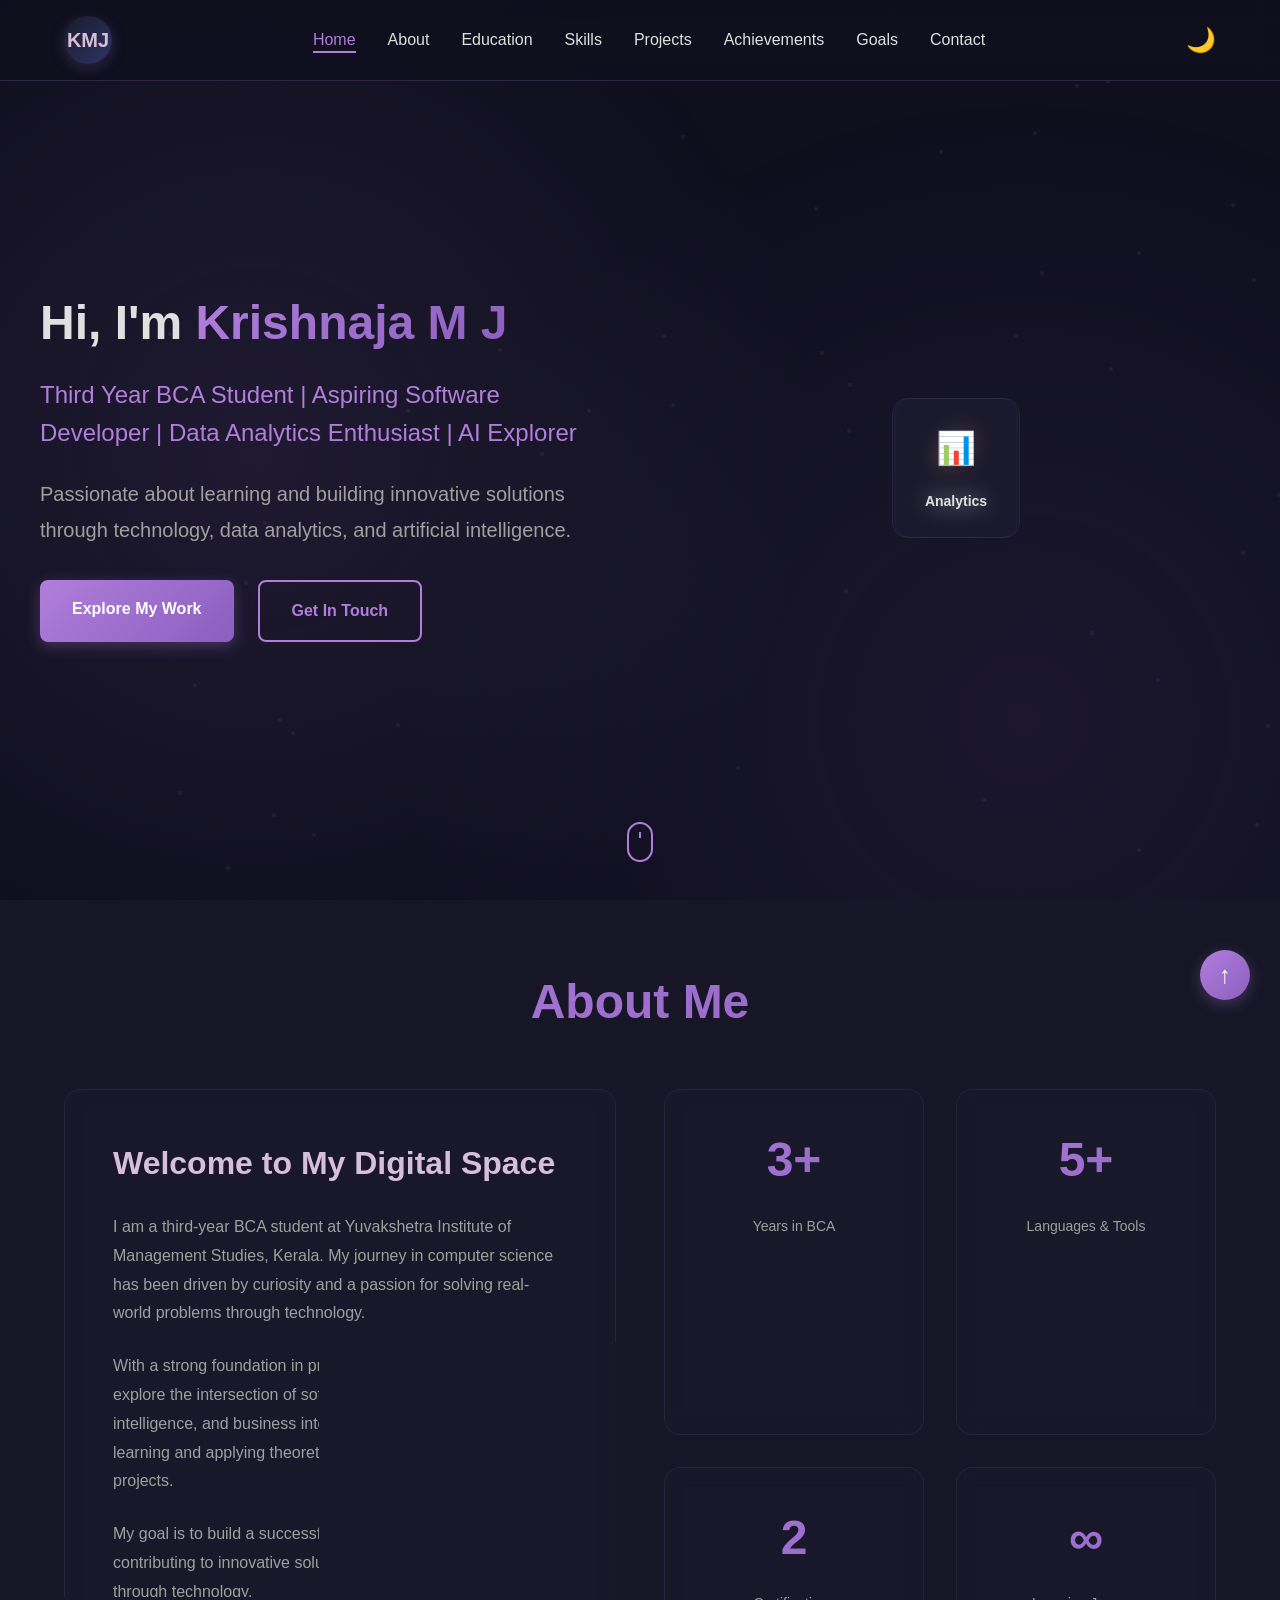
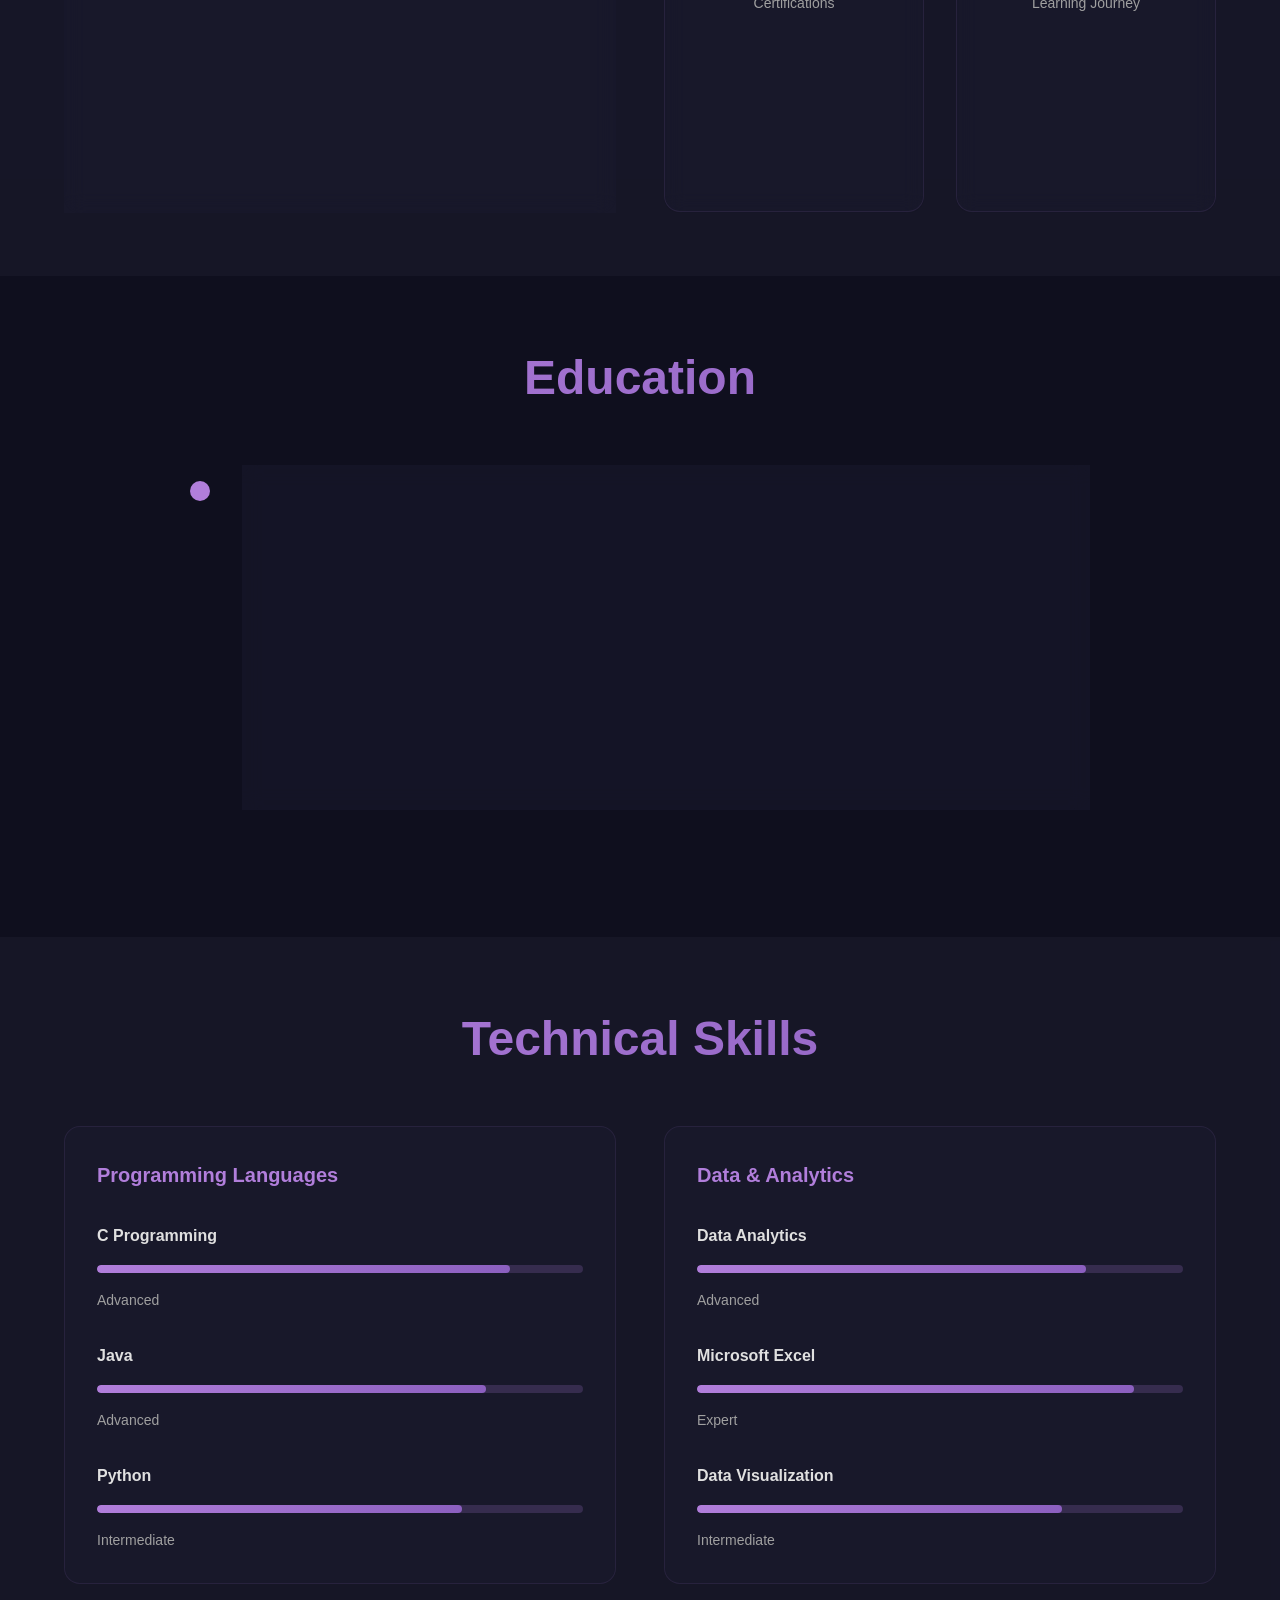
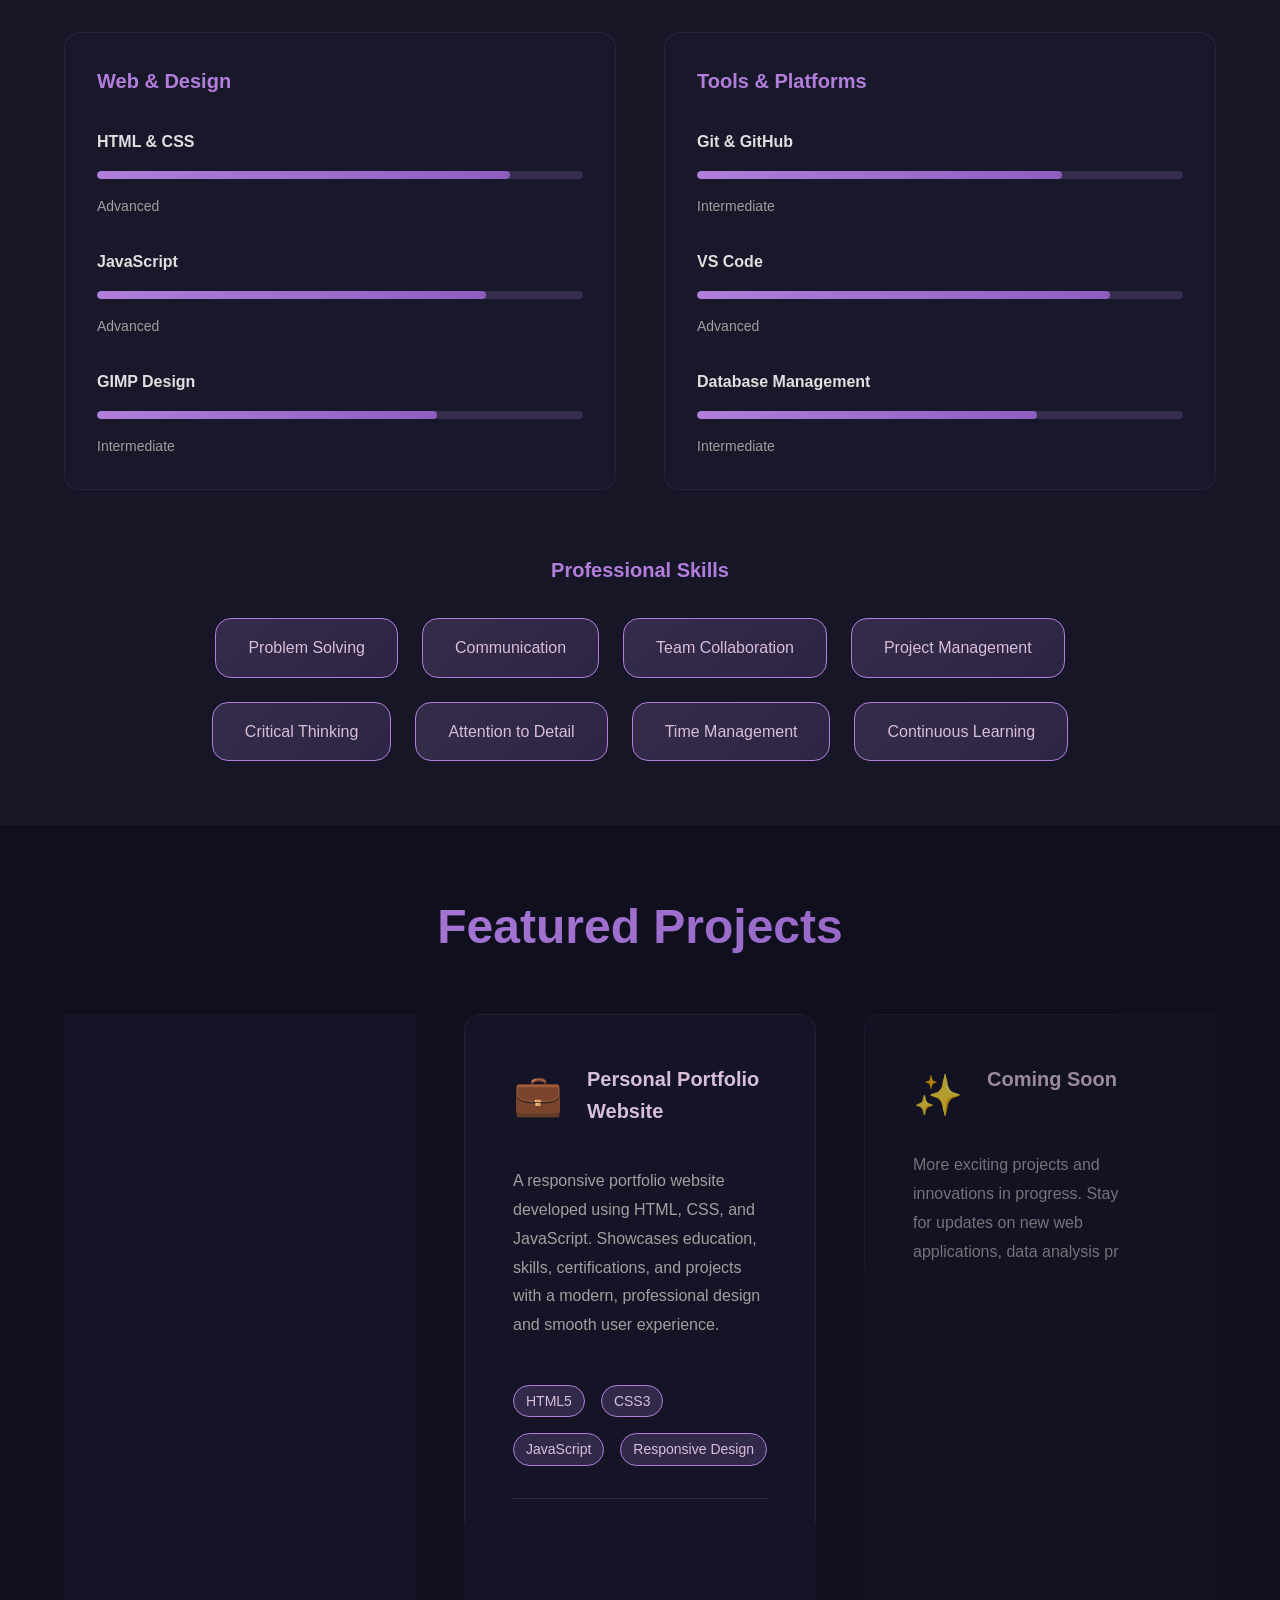
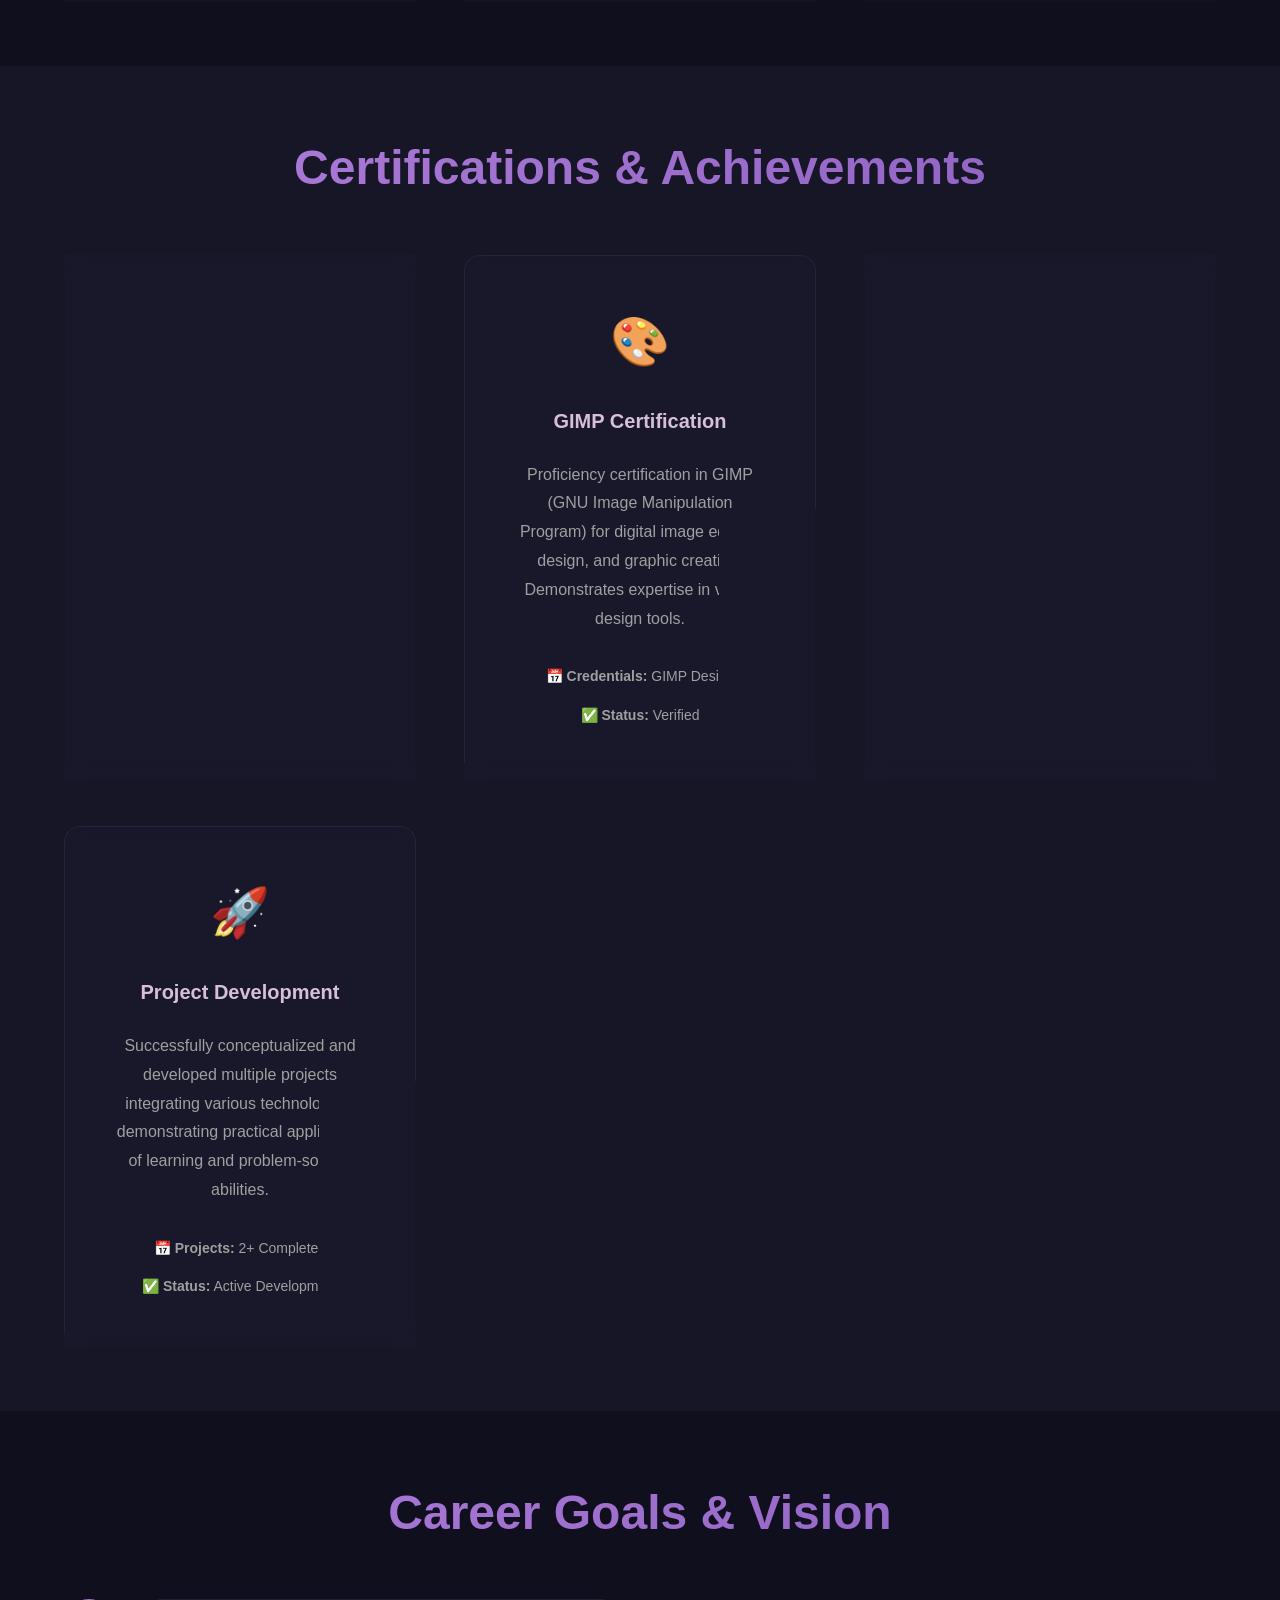
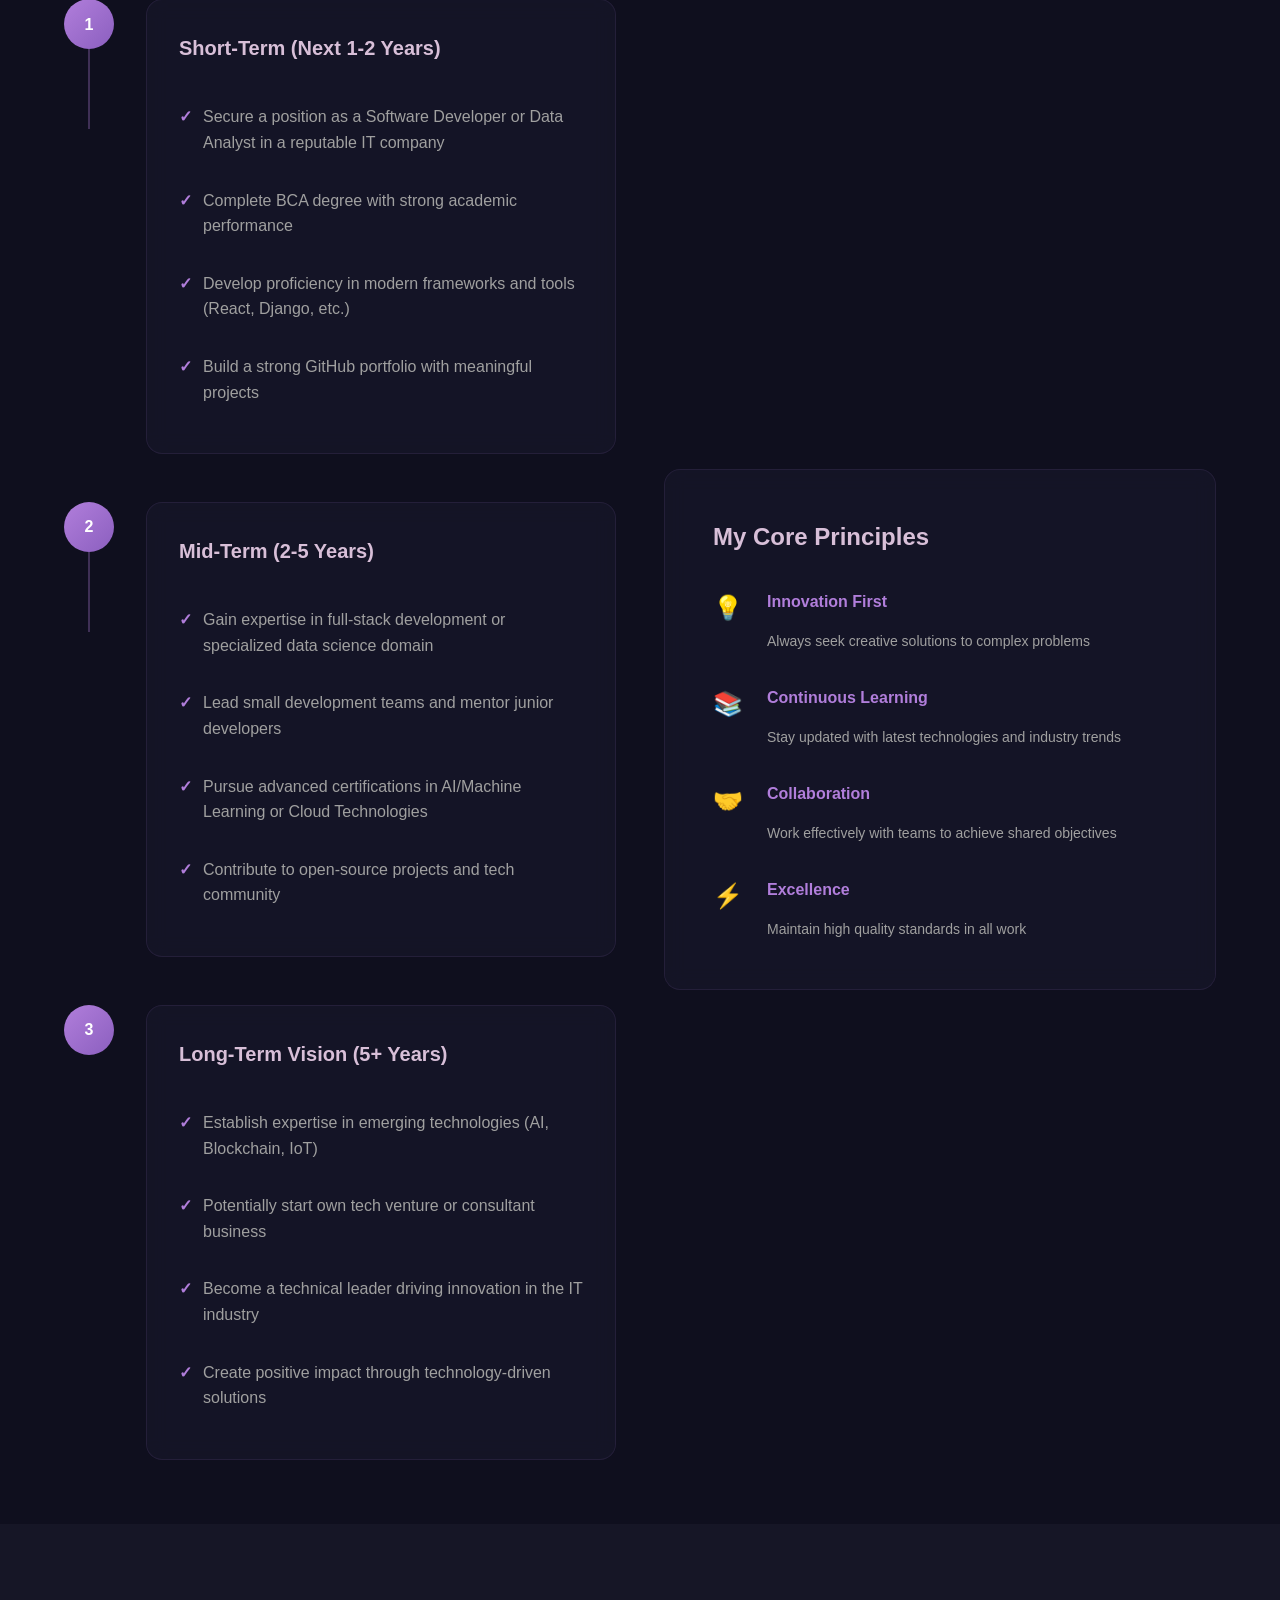
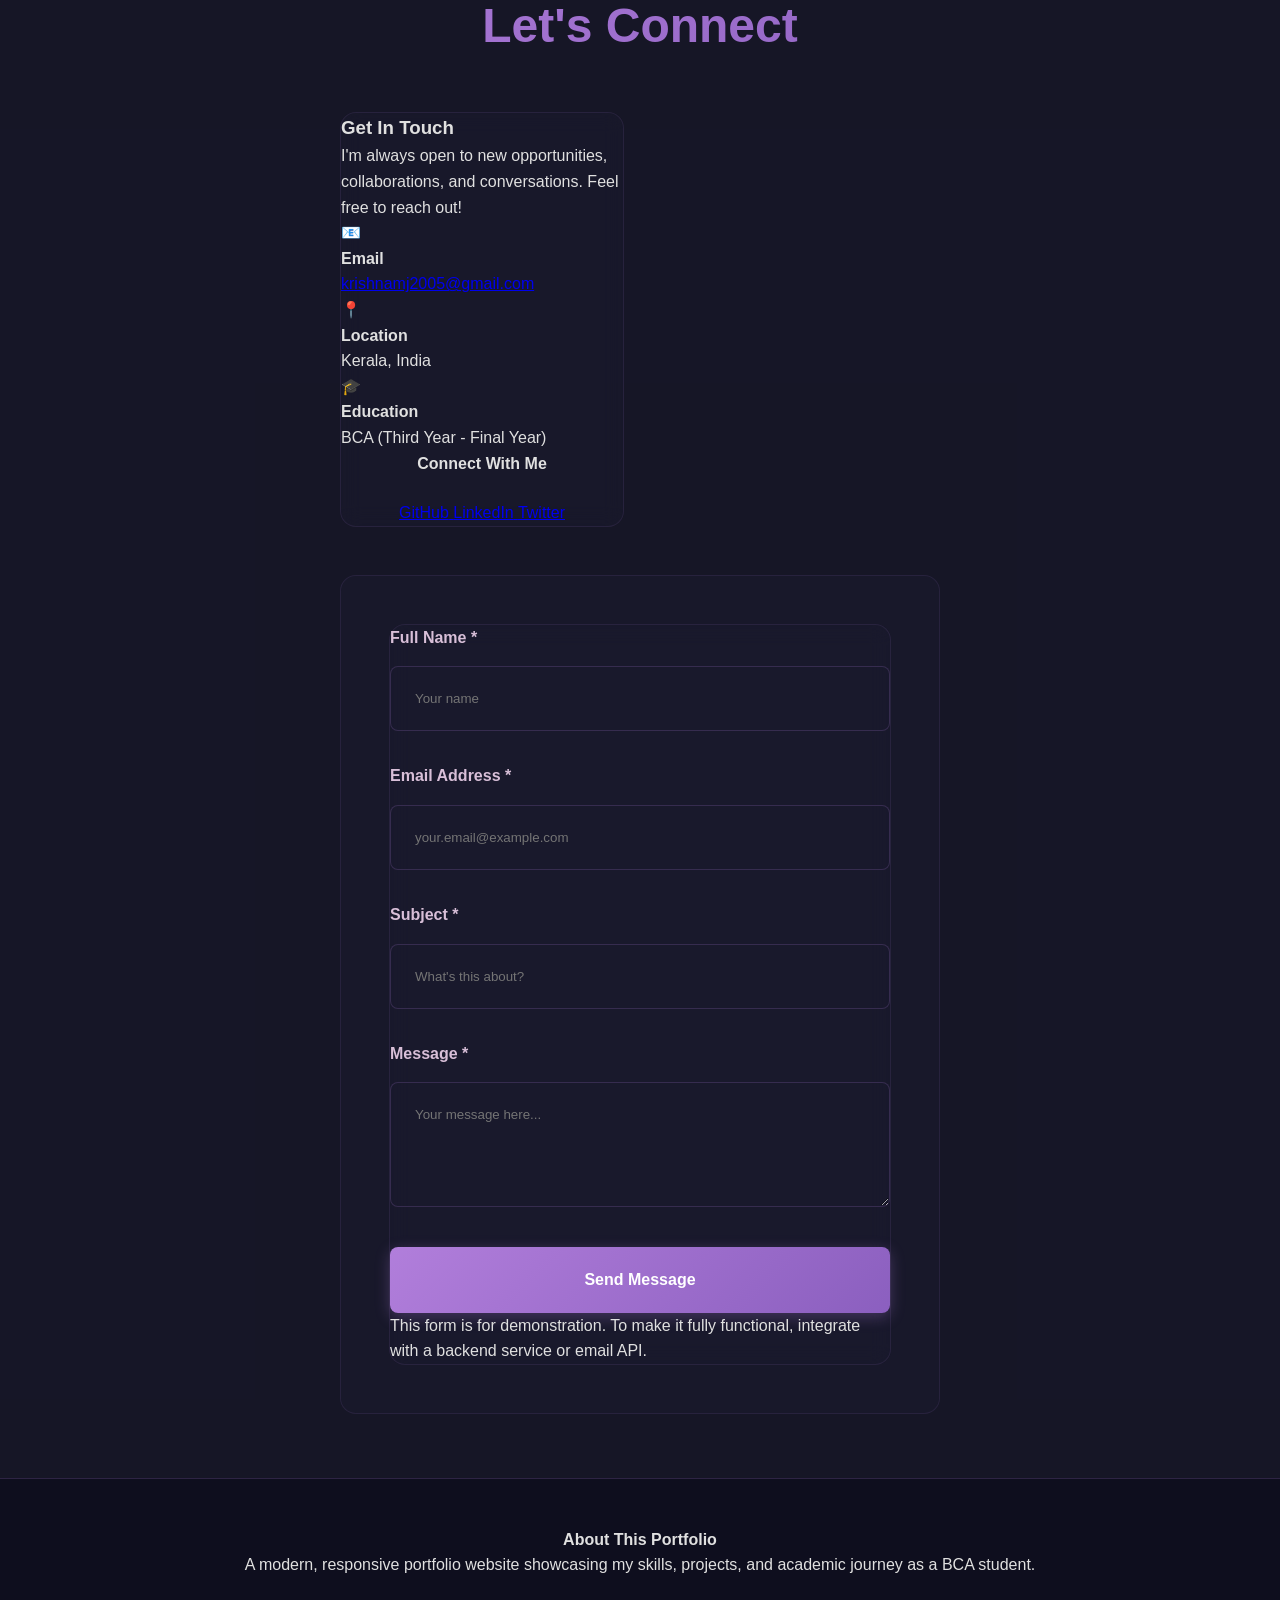
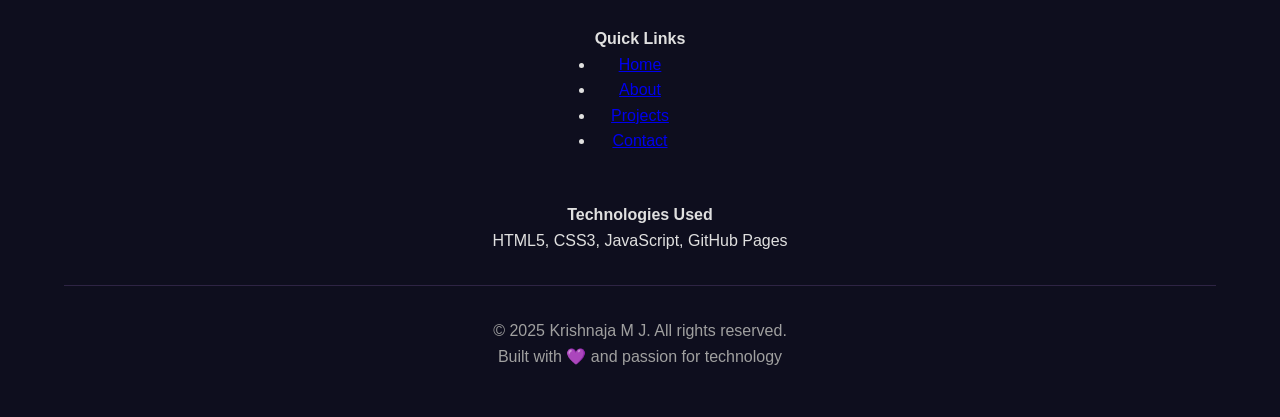
<file: index.html>
<!DOCTYPE html>
<html lang="en">
<head>
    <meta charset="UTF-8">
    <meta name="viewport" content="width=device-width, initial-scale=1.0">
    <meta name="description" content="Krishnaja M J - BCA Student Portfolio | Software Development, Data Analytics, AI">
    <meta name="keywords" content="Portfolio, BCA, Computer Applications, Software Development, Data Analytics">
    <meta name="author" content="Krishnaja M J">
    <title>Krishnaja M J - Portfolio | BCA Student</title>
    <link rel="stylesheet" href="style.css">
    <link rel="icon" type="image/svg+xml" href="data:image/svg+xml,<svg xmlns='http://www.w3.org/2000/svg' viewBox='0 0 100 100'><rect fill='%234C3A6B' width='100' height='100' rx='50'/><text x='50' y='65' font-size='45' font-weight='bold' fill='%23D8BFD8' text-anchor='middle'>KMJ</text></svg>">
</head>
<body>
    <!-- Animated Background Particles -->
    <div class="particles-container" id="particlesContainer"></div>

    <!-- Navigation Bar -->
    <nav class="navbar" id="navbar">
        <div class="nav-container">
            <div class="logo">
                <div class="logo-circle">
                    <span class="logo-text">KMJ</span>
                </div>
            </div>
            <ul class="nav-menu" id="navMenu">
                <li class="nav-item"><a href="#home" class="nav-link active">Home</a></li>
                <li class="nav-item"><a href="#about" class="nav-link">About</a></li>
                <li class="nav-item"><a href="#education" class="nav-link">Education</a></li>
                <li class="nav-item"><a href="#skills" class="nav-link">Skills</a></li>
                <li class="nav-item"><a href="#projects" class="nav-link">Projects</a></li>
                <li class="nav-item"><a href="#achievements" class="nav-link">Achievements</a></li>
                <li class="nav-item"><a href="#goals" class="nav-link">Goals</a></li>
                <li class="nav-item"><a href="#contact" class="nav-link">Contact</a></li>
            </ul>
            <div class="nav-toggle">
                <button class="hamburger" id="hamburger">
                    <span></span>
                    <span></span>
                    <span></span>
                </button>
                <button class="theme-toggle" id="themeToggle" title="Toggle dark/light mode">
                    <span class="theme-icon">🌙</span>
                </button>
            </div>
        </div>
    </nav>

    <!-- Hero Section -->
    <section id="home" class="hero">
        <div class="hero-content">
            <div class="hero-text">
                <h1 class="hero-title" data-aos="fade-up">
                    Hi, I'm <span class="gradient-text">Krishnaja M J</span>
                </h1>
                <p class="hero-subtitle" data-aos="fade-up" data-aos-delay="200">
                    Third Year BCA Student | Aspiring Software Developer | Data Analytics Enthusiast | AI Explorer
                </p>
                <p class="hero-description" data-aos="fade-up" data-aos-delay="400">
                    Passionate about learning and building innovative solutions through technology, data analytics, and artificial intelligence.
                </p>
                <div class="hero-buttons" data-aos="fade-up" data-aos-delay="600">
                    <a href="#projects" class="btn btn-primary">Explore My Work</a>
                    <a href="#contact" class="btn btn-secondary">Get In Touch</a>
                </div>
            </div>
            <div class="hero-graphic" data-aos="fade-left" data-aos-delay="300">
                <div class="floating-card">
                    <div class="floating-icon">💼</div>
                    <p>Portfolio</p>
                </div>
                <div class="floating-card floating-card-2">
                    <div class="floating-icon">🚀</div>
                    <p>Projects</p>
                </div>
                <div class="floating-card floating-card-3">
                    <div class="floating-icon">📊</div>
                    <p>Analytics</p>
                </div>
            </div>
        </div>
        <div class="scroll-indicator">
            <span class="mouse"></span>
        </div>
    </section>

    <!-- About Section -->
    <section id="about" class="about">
        <div class="container">
            <h2 class="section-title" data-aos="fade-up">About Me</h2>
            <div class="about-content">
                <div class="about-text" data-aos="fade-right">
                    <div class="about-card glassmorphism">
                        <h3>Welcome to My Digital Space</h3>
                        <p>
                            I am a third-year BCA student at Yuvakshetra Institute of Management Studies, Kerala. 
                            My journey in computer science has been driven by curiosity and a passion for solving real-world problems through technology.
                        </p>
                        <p>
                            With a strong foundation in programming and data analytics, I explore the intersection of software development, 
                            artificial intelligence, and business intelligence. I believe in continuous learning and applying theoretical knowledge 
                            to practical projects.
                        </p>
                        <p>
                            My goal is to build a successful career in the IT industry, contributing to innovative solutions and creating 
                            positive impact through technology.
                        </p>
                        <div class="about-info">
                            <div class="info-item">
                                <span class="info-label">Location:</span>
                                <span class="info-value">Kerala, India</span>
                            </div>
                            <div class="info-item">
                                <span class="info-label">Email:</span>
                                <span class="info-value"><a href="mailto:krishnamj2005@gmail.com">krishnamj2005@gmail.com</a></span>
                            </div>
                            <div class="info-item">
                                <span class="info-label">Current Status:</span>
                                <span class="info-value">Third Year BCA Student (Final Year)</span>
                            </div>
                        </div>
                    </div>
                </div>
                <div class="about-stats" data-aos="fade-left">
                    <div class="stat-card glassmorphism">
                        <div class="stat-number">3+</div>
                        <div class="stat-label">Years in BCA</div>
                    </div>
                    <div class="stat-card glassmorphism">
                        <div class="stat-number">5+</div>
                        <div class="stat-label">Languages & Tools</div>
                    </div>
                    <div class="stat-card glassmorphism">
                        <div class="stat-number">2</div>
                        <div class="stat-label">Certifications</div>
                    </div>
                    <div class="stat-card glassmorphism">
                        <div class="stat-number">∞</div>
                        <div class="stat-label">Learning Journey</div>
                    </div>
                </div>
            </div>
        </div>
    </section>

    <!-- Education Section -->
    <section id="education" class="education">
        <div class="container">
            <h2 class="section-title" data-aos="fade-up">Education</h2>
            <div class="education-timeline">
                <div class="timeline-item" data-aos="fade-up">
                    <div class="timeline-marker"></div>
                    <div class="timeline-content glassmorphism">
                        <div class="timeline-header">
                            <h3>Bachelor of Computer Applications (BCA)</h3>
                            <span class="timeline-period">2023 - 2026</span>
                        </div>
                        <p class="timeline-institution">Yuvakshetra Institute of Management Studies</p>
                        <p class="timeline-location">Kerala, India</p>
                        <ul class="timeline-details">
                            <li><strong>Current Year:</strong> Third Year (Final Year)</li>
                            <li><strong>Focus Areas:</strong> Software Development, Database Management, Web Development</li>
                            <li><strong>Key Coursework:</strong> Data Structures, Object-Oriented Programming, Database Systems, Web Technologies</li>
                        </ul>
                    </div>
                </div>
            </div>
        </div>
    </section>

    <!-- Skills Section -->
    <section id="skills" class="skills">
        <div class="container">
            <h2 class="section-title" data-aos="fade-up">Technical Skills</h2>
            <div class="skills-grid">
                <!-- Programming Languages -->
                <div class="skill-category" data-aos="fade-up">
                    <h3 class="category-title">Programming Languages</h3>
                    <div class="skill-items">
                        <div class="skill-item">
                            <span class="skill-name">C Programming</span>
                            <div class="skill-bar">
                                <div class="skill-progress" style="width: 85%"></div>
                            </div>
                            <span class="skill-level">Advanced</span>
                        </div>
                        <div class="skill-item">
                            <span class="skill-name">Java</span>
                            <div class="skill-bar">
                                <div class="skill-progress" style="width: 80%"></div>
                            </div>
                            <span class="skill-level">Advanced</span>
                        </div>
                        <div class="skill-item">
                            <span class="skill-name">Python</span>
                            <div class="skill-bar">
                                <div class="skill-progress" style="width: 75%"></div>
                            </div>
                            <span class="skill-level">Intermediate</span>
                        </div>
                    </div>
                </div>

                <!-- Data & Analytics -->
                <div class="skill-category" data-aos="fade-up" data-aos-delay="100">
                    <h3 class="category-title">Data & Analytics</h3>
                    <div class="skill-items">
                        <div class="skill-item">
                            <span class="skill-name">Data Analytics</span>
                            <div class="skill-bar">
                                <div class="skill-progress" style="width: 80%"></div>
                            </div>
                            <span class="skill-level">Advanced</span>
                        </div>
                        <div class="skill-item">
                            <span class="skill-name">Microsoft Excel</span>
                            <div class="skill-bar">
                                <div class="skill-progress" style="width: 90%"></div>
                            </div>
                            <span class="skill-level">Expert</span>
                        </div>
                        <div class="skill-item">
                            <span class="skill-name">Data Visualization</span>
                            <div class="skill-bar">
                                <div class="skill-progress" style="width: 75%"></div>
                            </div>
                            <span class="skill-level">Intermediate</span>
                        </div>
                    </div>
                </div>

                <!-- Web & Design -->
                <div class="skill-category" data-aos="fade-up" data-aos-delay="200">
                    <h3 class="category-title">Web & Design</h3>
                    <div class="skill-items">
                        <div class="skill-item">
                            <span class="skill-name">HTML & CSS</span>
                            <div class="skill-bar">
                                <div class="skill-progress" style="width: 85%"></div>
                            </div>
                            <span class="skill-level">Advanced</span>
                        </div>
                        <div class="skill-item">
                            <span class="skill-name">JavaScript</span>
                            <div class="skill-bar">
                                <div class="skill-progress" style="width: 80%"></div>
                            </div>
                            <span class="skill-level">Advanced</span>
                        </div>
                        <div class="skill-item">
                            <span class="skill-name">GIMP Design</span>
                            <div class="skill-bar">
                                <div class="skill-progress" style="width: 70%"></div>
                            </div>
                            <span class="skill-level">Intermediate</span>
                        </div>
                    </div>
                </div>

                <!-- Tools & Platforms -->
                <div class="skill-category" data-aos="fade-up" data-aos-delay="300">
                    <h3 class="category-title">Tools & Platforms</h3>
                    <div class="skill-items">
                        <div class="skill-item">
                            <span class="skill-name">Git & GitHub</span>
                            <div class="skill-bar">
                                <div class="skill-progress" style="width: 75%"></div>
                            </div>
                            <span class="skill-level">Intermediate</span>
                        </div>
                        <div class="skill-item">
                            <span class="skill-name">VS Code</span>
                            <div class="skill-bar">
                                <div class="skill-progress" style="width: 85%"></div>
                            </div>
                            <span class="skill-level">Advanced</span>
                        </div>
                        <div class="skill-item">
                            <span class="skill-name">Database Management</span>
                            <div class="skill-bar">
                                <div class="skill-progress" style="width: 70%"></div>
                            </div>
                            <span class="skill-level">Intermediate</span>
                        </div>
                    </div>
                </div>
            </div>

            <!-- Soft Skills -->
            <div class="soft-skills" data-aos="fade-up">
                <h3 class="category-title" style="text-align: center; margin-bottom: 2rem;">Professional Skills</h3>
                <div class="soft-skills-tags">
                    <span class="skill-tag">Problem Solving</span>
                    <span class="skill-tag">Communication</span>
                    <span class="skill-tag">Team Collaboration</span>
                    <span class="skill-tag">Project Management</span>
                    <span class="skill-tag">Critical Thinking</span>
                    <span class="skill-tag">Attention to Detail</span>
                    <span class="skill-tag">Time Management</span>
                    <span class="skill-tag">Continuous Learning</span>
                </div>
            </div>
        </div>
    </section>

    <!-- Projects Section -->
    <section id="projects" class="projects">
        <div class="container">
            <h2 class="section-title" data-aos="fade-up">Featured Projects</h2>
            <div class="projects-grid">
                <!-- Project 1 -->
                <div class="project-card glassmorphism" data-aos="fade-up">
                    <div class="project-header">
                        <div class="project-icon">🤖</div>
                        <h3>AI Tools Project</h3>
                    </div>
                    <p class="project-description">
                        An exploratory project utilizing various Artificial Intelligence tools for productivity, learning, and problem-solving. 
                        Demonstrates practical application of AI technologies in real-world scenarios.
                    </p>
                    <div class="project-tech">
                        <span class="tech-tag">AI</span>
                        <span class="tech-tag">Machine Learning</span>
                        <span class="tech-tag">Python</span>
                        <span class="tech-tag">Tools & APIs</span>
                    </div>
                    <div class="project-meta">
                        <span class="project-status">In Progress</span>
                    </div>
                </div>

                <!-- Project 2 -->
                <div class="project-card glassmorphism" data-aos="fade-up" data-aos-delay="100">
                    <div class="project-header">
                        <div class="project-icon">💼</div>
                        <h3>Personal Portfolio Website</h3>
                    </div>
                    <p class="project-description">
                        A responsive portfolio website developed using HTML, CSS, and JavaScript. Showcases education, skills, certifications, 
                        and projects with a modern, professional design and smooth user experience.
                    </p>
                    <div class="project-tech">
                        <span class="tech-tag">HTML5</span>
                        <span class="tech-tag">CSS3</span>
                        <span class="tech-tag">JavaScript</span>
                        <span class="tech-tag">Responsive Design</span>
                    </div>
                    <div class="project-meta">
                        <span class="project-status">Completed</span>
                    </div>
                </div>

                <!-- Project 3 - Placeholder for future projects -->
                <div class="project-card glassmorphism project-placeholder" data-aos="fade-up" data-aos-delay="200">
                    <div class="project-header">
                        <div class="project-icon">✨</div>
                        <h3>Coming Soon</h3>
                    </div>
                    <p class="project-description">
                        More exciting projects and innovations in progress. Stay tuned for updates on new web applications, 
                        data analysis projects, and AI-driven solutions.
                    </p>
                    <div class="project-tech">
                        <span class="tech-tag">Under Development</span>
                    </div>
                    <div class="project-meta">
                        <span class="project-status">Upcoming</span>
                    </div>
                </div>
            </div>
        </div>
    </section>

    <!-- Certifications & Achievements Section -->
    <section id="achievements" class="achievements">
        <div class="container">
            <h2 class="section-title" data-aos="fade-up">Certifications & Achievements</h2>
            <div class="achievements-grid">
                <div class="achievement-card glassmorphism" data-aos="fade-up">
                    <div class="achievement-icon">🏆</div>
                    <h3>Data Analytics Certification</h3>
                    <p class="achievement-desc">
                        Completed comprehensive training in data analytics, including data collection, 
                        analysis, visualization, and interpretation using industry-standard tools.
                    </p>
                    <div class="achievement-meta">
                        <span class="meta-item">📅 <strong>Credentials:</strong> Data Analytics</span>
                        <span class="meta-item">✅ <strong>Status:</strong> Verified</span>
                    </div>
                </div>

                <div class="achievement-card glassmorphism" data-aos="fade-up" data-aos-delay="100">
                    <div class="achievement-icon">🎨</div>
                    <h3>GIMP Certification</h3>
                    <p class="achievement-desc">
                        Proficiency certification in GIMP (GNU Image Manipulation Program) for digital image editing, 
                        design, and graphic creation. Demonstrates expertise in visual design tools.
                    </p>
                    <div class="achievement-meta">
                        <span class="meta-item">📅 <strong>Credentials:</strong> GIMP Design</span>
                        <span class="meta-item">✅ <strong>Status:</strong> Verified</span>
                    </div>
                </div>

                <div class="achievement-card glassmorphism" data-aos="fade-up" data-aos-delay="200">
                    <div class="achievement-icon">🎓</div>
                    <h3>Academic Excellence</h3>
                    <p class="achievement-desc">
                        Demonstrated consistent performance in academic coursework with focus on practical application 
                        of computer science concepts and emerging technologies.
                    </p>
                    <div class="achievement-meta">
                        <span class="meta-item">📅 <strong>Duration:</strong> 3 Years (BCA)</span>
                        <span class="meta-item">✅ <strong>Status:</strong> In Progress (Final Year)</span>
                    </div>
                </div>

                <div class="achievement-card glassmorphism" data-aos="fade-up" data-aos-delay="300">
                    <div class="achievement-icon">🚀</div>
                    <h3>Project Development</h3>
                    <p class="achievement-desc">
                        Successfully conceptualized and developed multiple projects integrating various technologies, 
                        demonstrating practical application of learning and problem-solving abilities.
                    </p>
                    <div class="achievement-meta">
                        <span class="meta-item">📅 <strong>Projects:</strong> 2+ Completed</span>
                        <span class="meta-item">✅ <strong>Status:</strong> Active Development</span>
                    </div>
                </div>
            </div>
        </div>
    </section>

    <!-- Career Goals Section -->
    <section id="goals" class="goals">
        <div class="container">
            <h2 class="section-title" data-aos="fade-up">Career Goals & Vision</h2>
            <div class="goals-content">
                <div class="goals-timeline">
                    <div class="goal-item" data-aos="fade-right">
                        <div class="goal-marker">
                            <span class="goal-number">1</span>
                        </div>
                        <div class="goal-content glassmorphism">
                            <h3>Short-Term (Next 1-2 Years)</h3>
                            <ul>
                                <li>Secure a position as a Software Developer or Data Analyst in a reputable IT company</li>
                                <li>Complete BCA degree with strong academic performance</li>
                                <li>Develop proficiency in modern frameworks and tools (React, Django, etc.)</li>
                                <li>Build a strong GitHub portfolio with meaningful projects</li>
                            </ul>
                        </div>
                    </div>

                    <div class="goal-item" data-aos="fade-right" data-aos-delay="100">
                        <div class="goal-marker">
                            <span class="goal-number">2</span>
                        </div>
                        <div class="goal-content glassmorphism">
                            <h3>Mid-Term (2-5 Years)</h3>
                            <ul>
                                <li>Gain expertise in full-stack development or specialized data science domain</li>
                                <li>Lead small development teams and mentor junior developers</li>
                                <li>Pursue advanced certifications in AI/Machine Learning or Cloud Technologies</li>
                                <li>Contribute to open-source projects and tech community</li>
                            </ul>
                        </div>
                    </div>

                    <div class="goal-item" data-aos="fade-right" data-aos-delay="200">
                        <div class="goal-marker">
                            <span class="goal-number">3</span>
                        </div>
                        <div class="goal-content glassmorphism">
                            <h3>Long-Term Vision (5+ Years)</h3>
                            <ul>
                                <li>Establish expertise in emerging technologies (AI, Blockchain, IoT)</li>
                                <li>Potentially start own tech venture or consultant business</li>
                                <li>Become a technical leader driving innovation in the IT industry</li>
                                <li>Create positive impact through technology-driven solutions</li>
                            </ul>
                        </div>
                    </div>
                </div>

                <div class="goals-summary" data-aos="fade-left">
                    <div class="summary-card glassmorphism">
                        <h3>My Core Principles</h3>
                        <div class="principles-list">
                            <div class="principle">
                                <span class="principle-icon">💡</span>
                                <div>
                                    <h4>Innovation First</h4>
                                    <p>Always seek creative solutions to complex problems</p>
                                </div>
                            </div>
                            <div class="principle">
                                <span class="principle-icon">📚</span>
                                <div>
                                    <h4>Continuous Learning</h4>
                                    <p>Stay updated with latest technologies and industry trends</p>
                                </div>
                            </div>
                            <div class="principle">
                                <span class="principle-icon">🤝</span>
                                <div>
                                    <h4>Collaboration</h4>
                                    <p>Work effectively with teams to achieve shared objectives</p>
                                </div>
                            </div>
                            <div class="principle">
                                <span class="principle-icon">⚡</span>
                                <div>
                                    <h4>Excellence</h4>
                                    <p>Maintain high quality standards in all work</p>
                                </div>
                            </div>
                        </div>
                    </div>
                </div>
            </div>
        </div>
    </section>

    <!-- Contact Section -->
    <section id="contact" class="contact">
        <div class="container">
            <h2 class="section-title" data-aos="fade-up">Let's Connect</h2>
            <div class="contact-content">
                <div class="contact-info" data-aos="fade-right">
                    <div class="contact-card glassmorphism">
                        <h3>Get In Touch</h3>
                        <p>I'm always open to new opportunities, collaborations, and conversations. Feel free to reach out!</p>
                        
                        <div class="contact-methods">
                            <div class="contact-method">
                                <div class="contact-icon">📧</div>
                                <div class="contact-details">
                                    <h4>Email</h4>
                                    <a href="mailto:krishnamj2005@gmail.com">krishnamj2005@gmail.com</a>
                                </div>
                            </div>
                            <div class="contact-method">
                                <div class="contact-icon">📍</div>
                                <div class="contact-details">
                                    <h4>Location</h4>
                                    <p>Kerala, India</p>
                                </div>
                            </div>
                            <div class="contact-method">
                                <div class="contact-icon">🎓</div>
                                <div class="contact-details">
                                    <h4>Education</h4>
                                    <p>BCA (Third Year - Final Year)</p>
                                </div>
                            </div>
                        </div>

                        <div class="social-links">
                            <h4>Connect With Me</h4>
                            <div class="social-icons">
                                <a href="https://github.com" title="GitHub" class="social-icon" target="_blank" rel="noopener noreferrer">
                                    <span>GitHub</span>
                                </a>
                                <a href="https://linkedin.com" title="LinkedIn" class="social-icon" target="_blank" rel="noopener noreferrer">
                                    <span>LinkedIn</span>
                                </a>
                                <a href="https://twitter.com" title="Twitter" class="social-icon" target="_blank" rel="noopener noreferrer">
                                    <span>Twitter</span>
                                </a>
                            </div>
                        </div>
                    </div>
                </div>

                <div class="contact-form" data-aos="fade-left">
                    <form id="contactForm" class="form glassmorphism">
                        <div class="form-group">
                            <label for="name">Full Name *</label>
                            <input type="text" id="name" name="name" required placeholder="Your name">
                        </div>

                        <div class="form-group">
                            <label for="email">Email Address *</label>
                            <input type="email" id="email" name="email" required placeholder="your.email@example.com">
                        </div>

                        <div class="form-group">
                            <label for="subject">Subject *</label>
                            <input type="text" id="subject" name="subject" required placeholder="What's this about?">
                        </div>

                        <div class="form-group">
                            <label for="message">Message *</label>
                            <textarea id="message" name="message" required placeholder="Your message here..." rows="5"></textarea>
                        </div>

                        <button type="submit" class="btn btn-primary btn-submit">Send Message</button>
                        <p class="form-note">This form is for demonstration. To make it fully functional, integrate with a backend service or email API.</p>
                    </form>
                </div>
            </div>
        </div>
    </section>

    <!-- Footer -->
    <footer class="footer">
        <div class="container">
            <div class="footer-content">
                <div class="footer-section">
                    <h4>About This Portfolio</h4>
                    <p>A modern, responsive portfolio website showcasing my skills, projects, and academic journey as a BCA student.</p>
                </div>
                <div class="footer-section">
                    <h4>Quick Links</h4>
                    <ul class="footer-links">
                        <li><a href="#home">Home</a></li>
                        <li><a href="#about">About</a></li>
                        <li><a href="#projects">Projects</a></li>
                        <li><a href="#contact">Contact</a></li>
                    </ul>
                </div>
                <div class="footer-section">
                    <h4>Technologies Used</h4>
                    <p>HTML5, CSS3, JavaScript, GitHub Pages</p>
                </div>
            </div>
            <div class="footer-bottom">
                <p>&copy; 2025 Krishnaja M J. All rights reserved.</p>
                <p>Built with 💜 and passion for technology</p>
            </div>
        </div>
    </footer>

    <!-- Back to Top Button -->
    <button class="back-to-top" id="backToTop" title="Back to top">
        <span>↑</span>
    </button>

    <!-- Scripts -->
    <script src="script.js"></script>
</body>
</html>
</file>
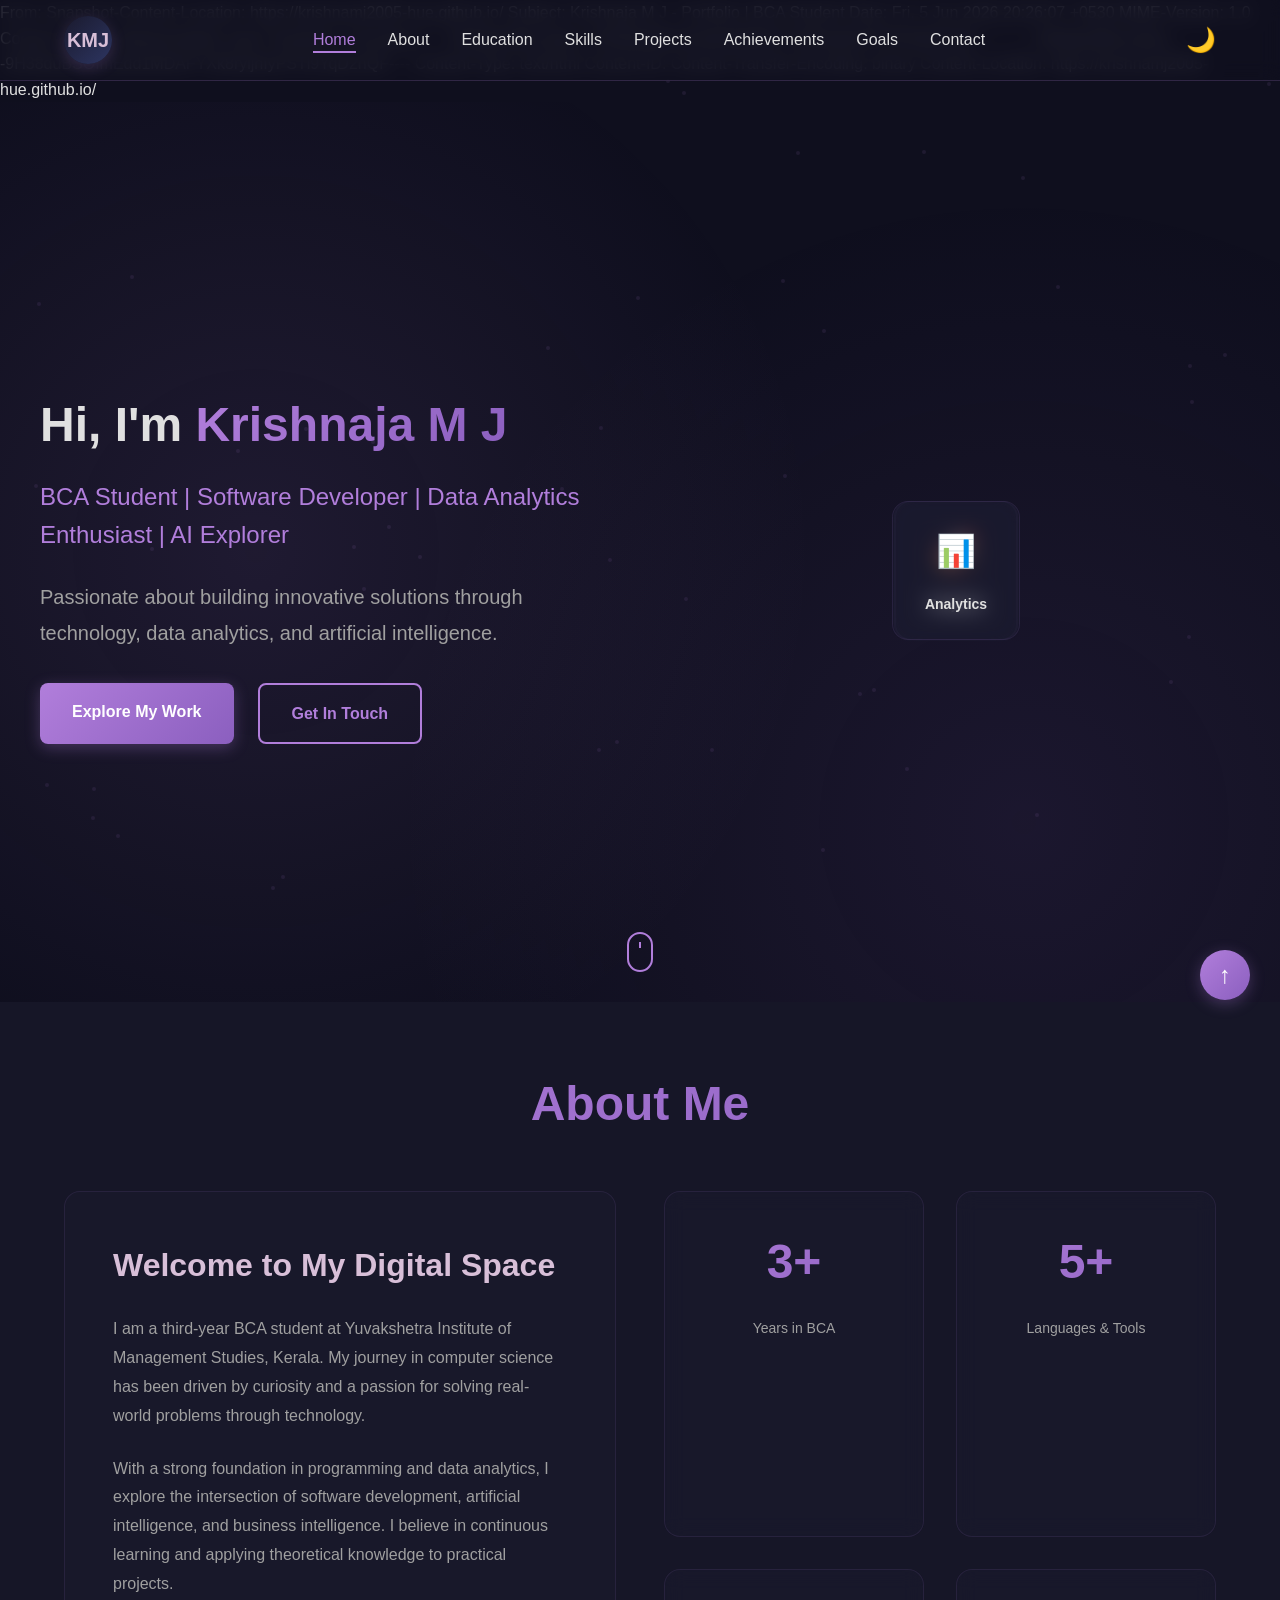
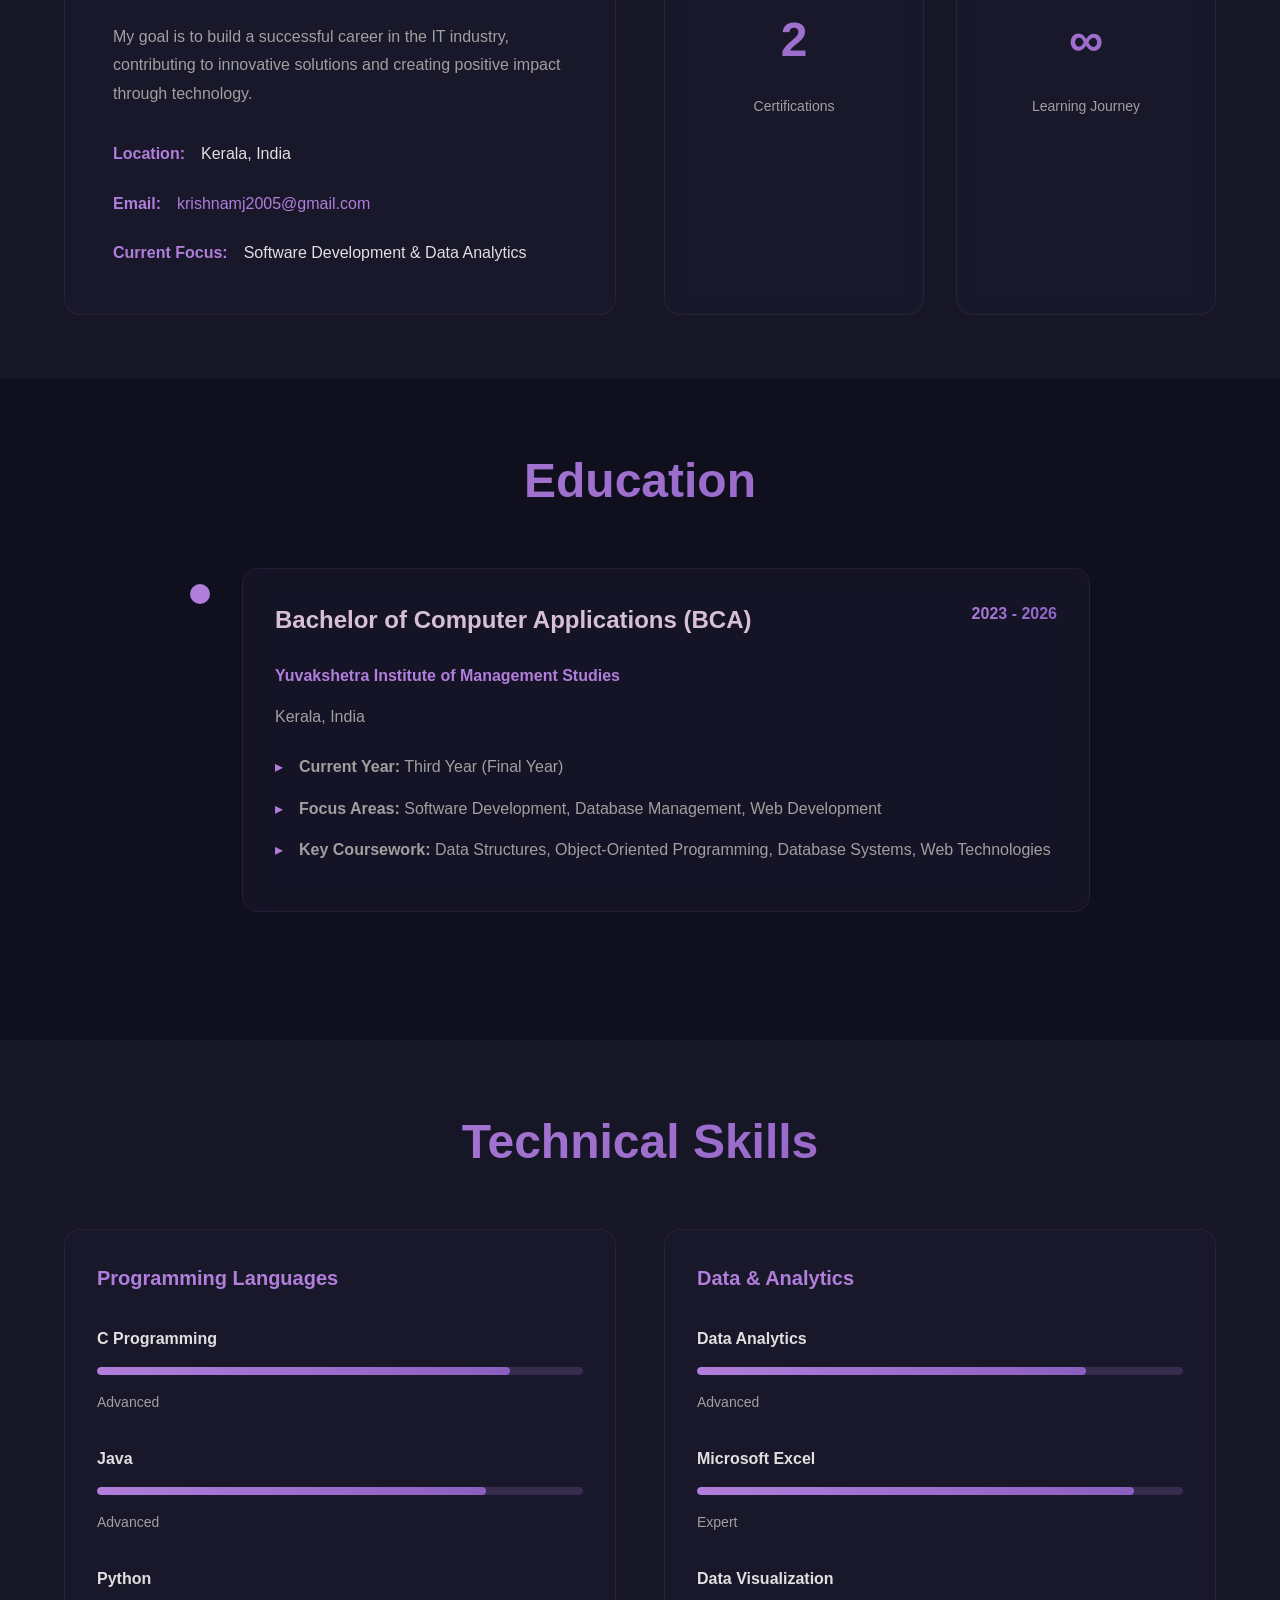
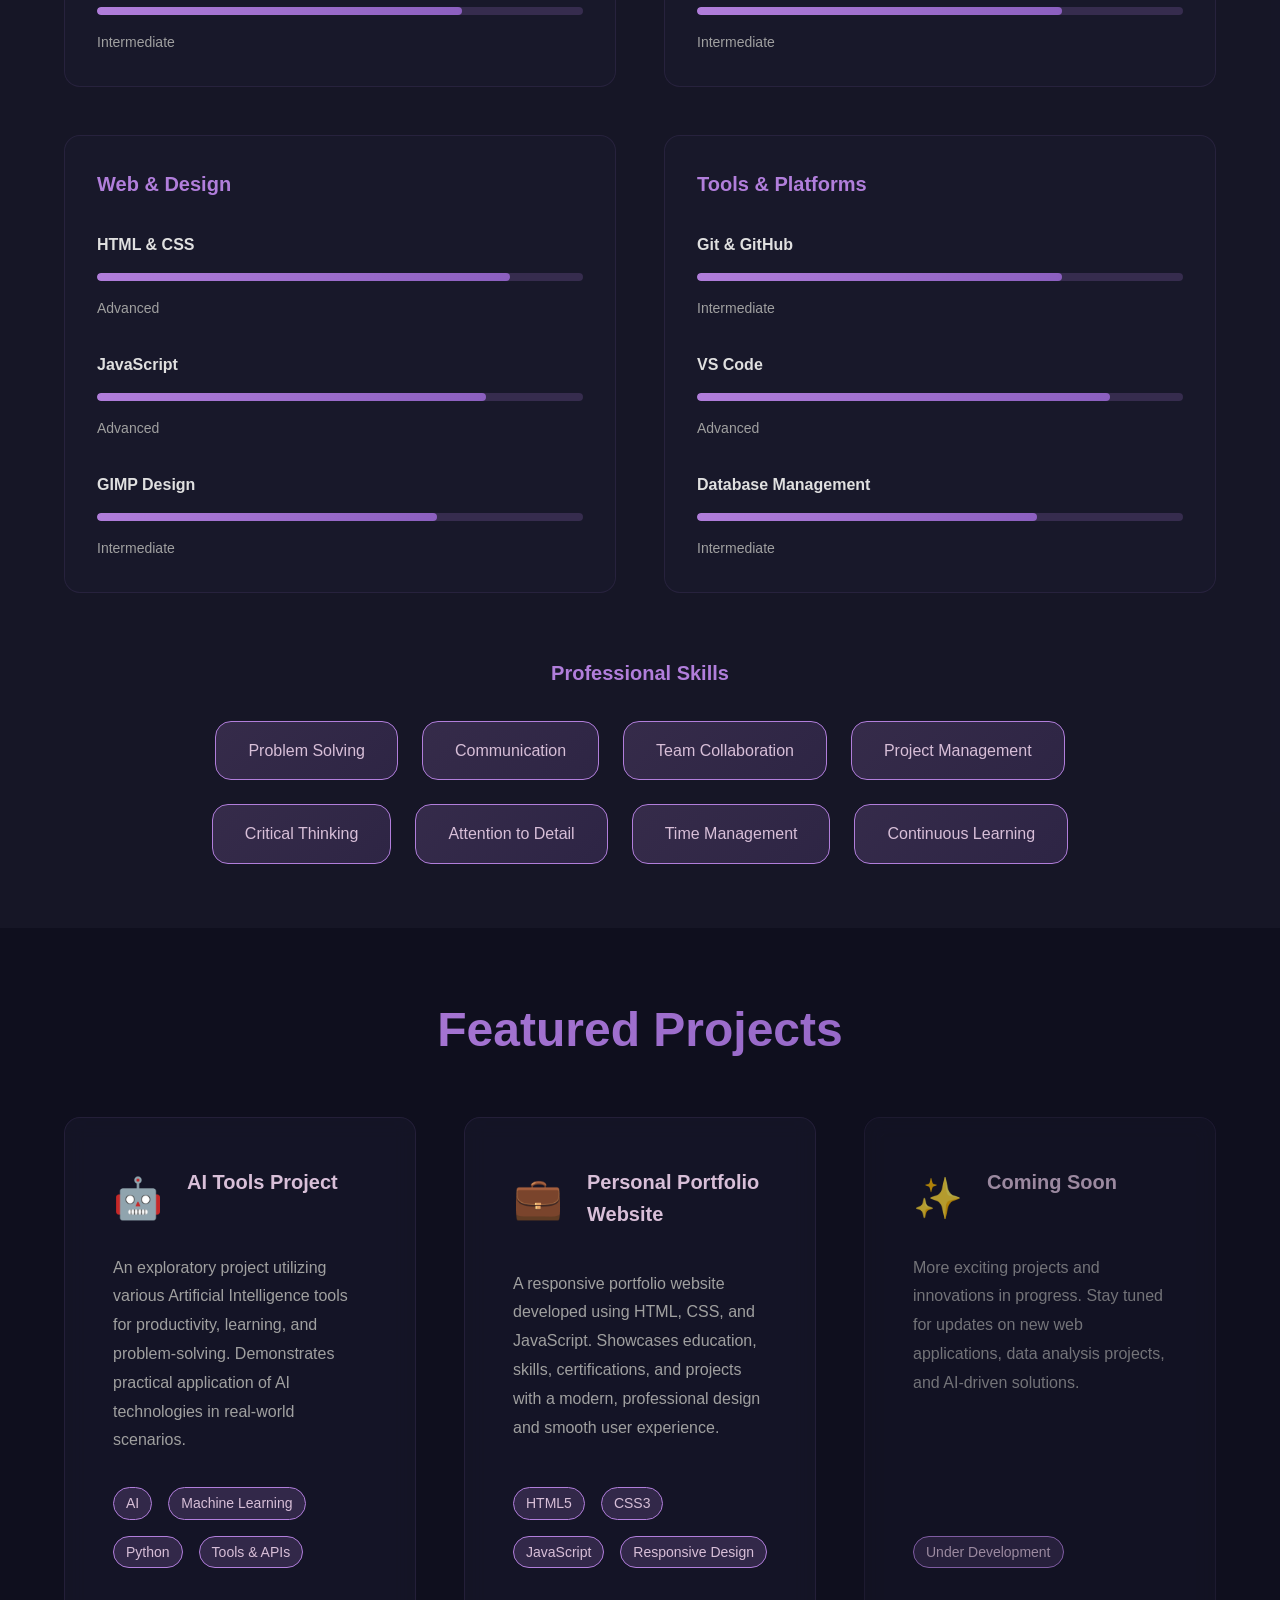
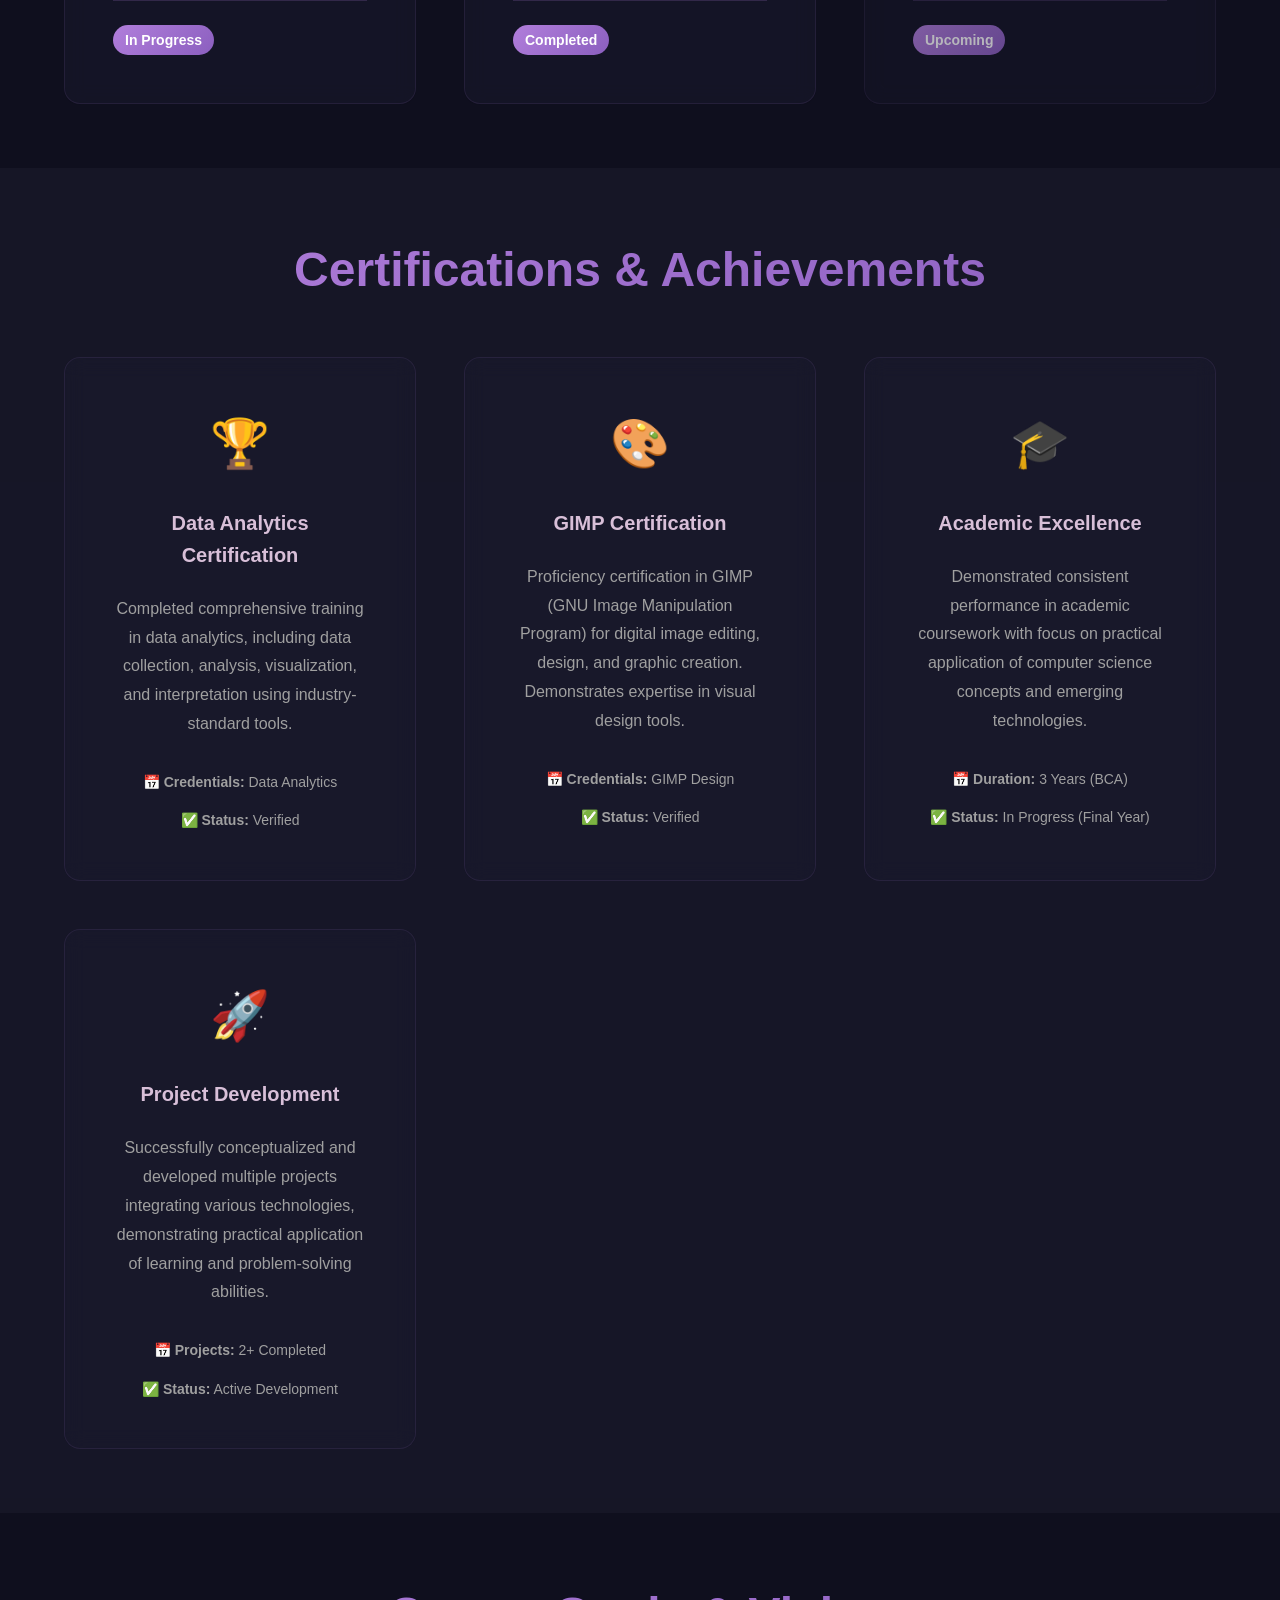
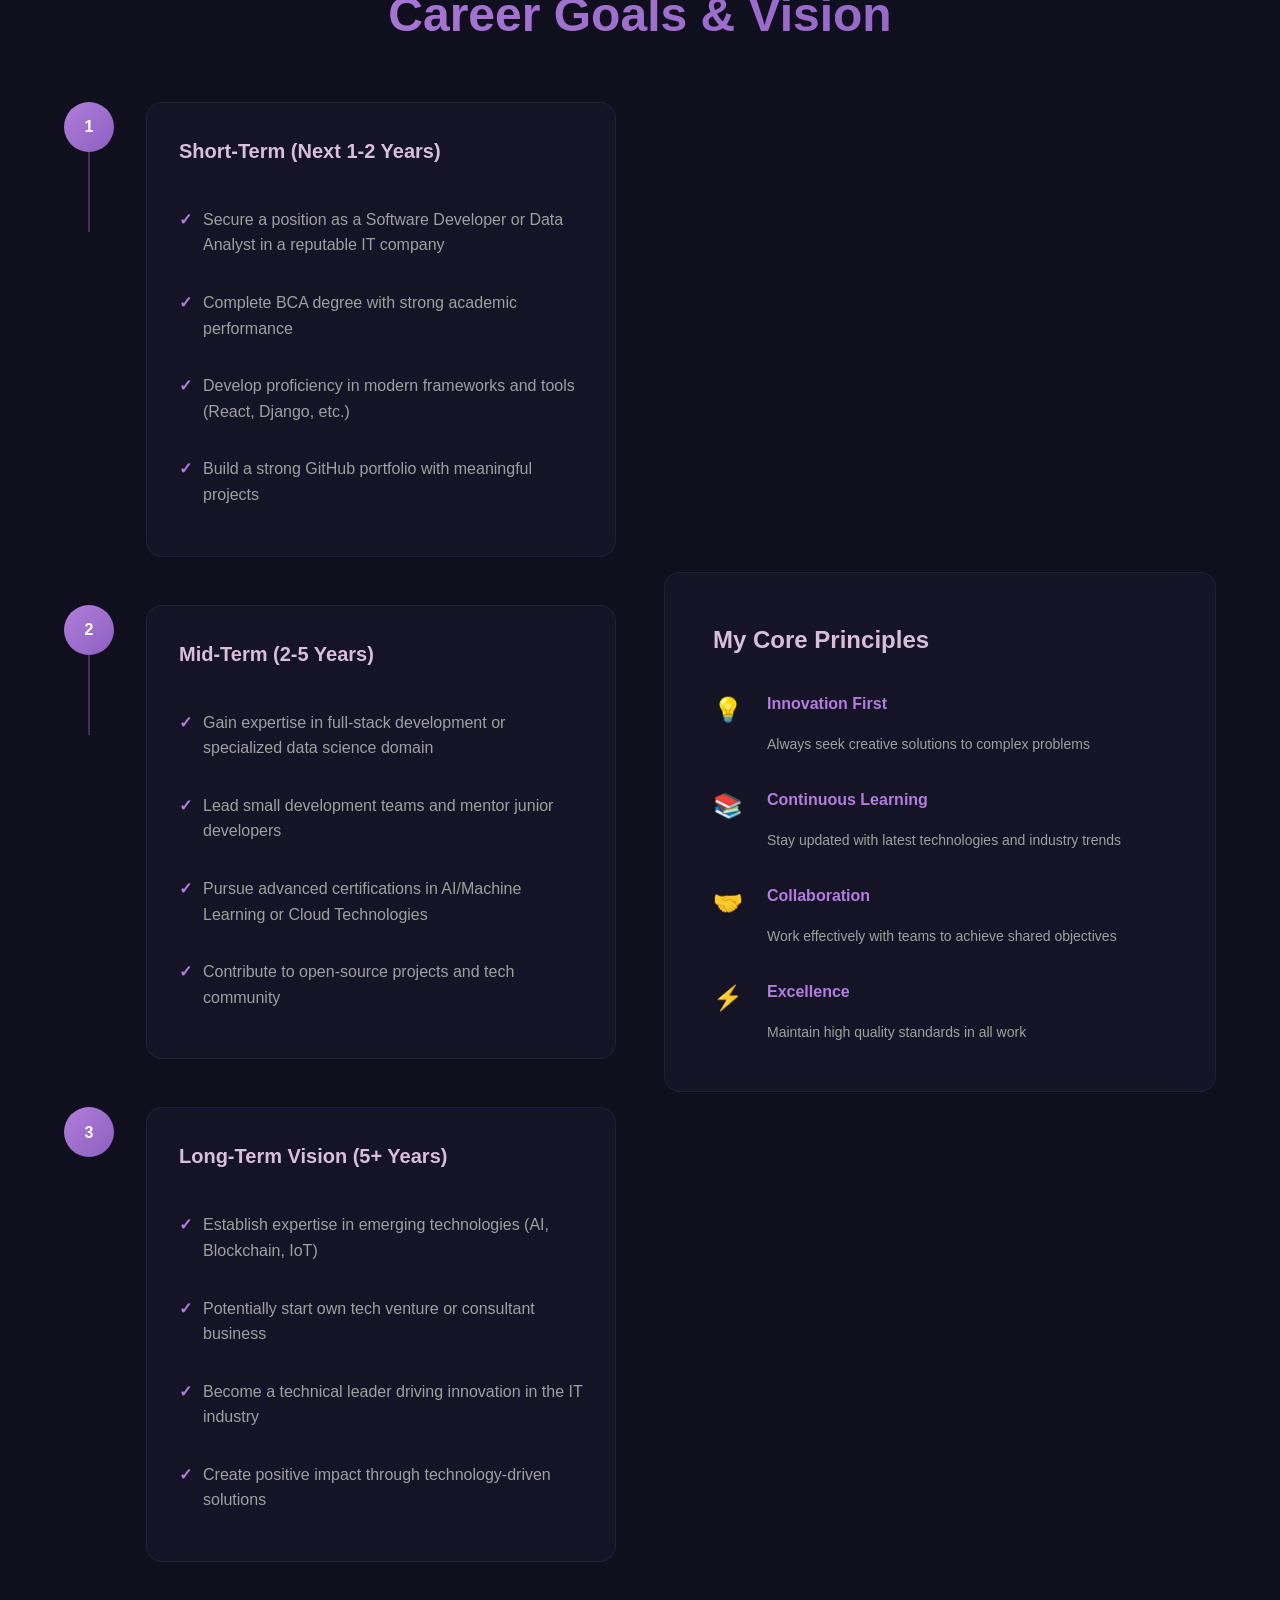
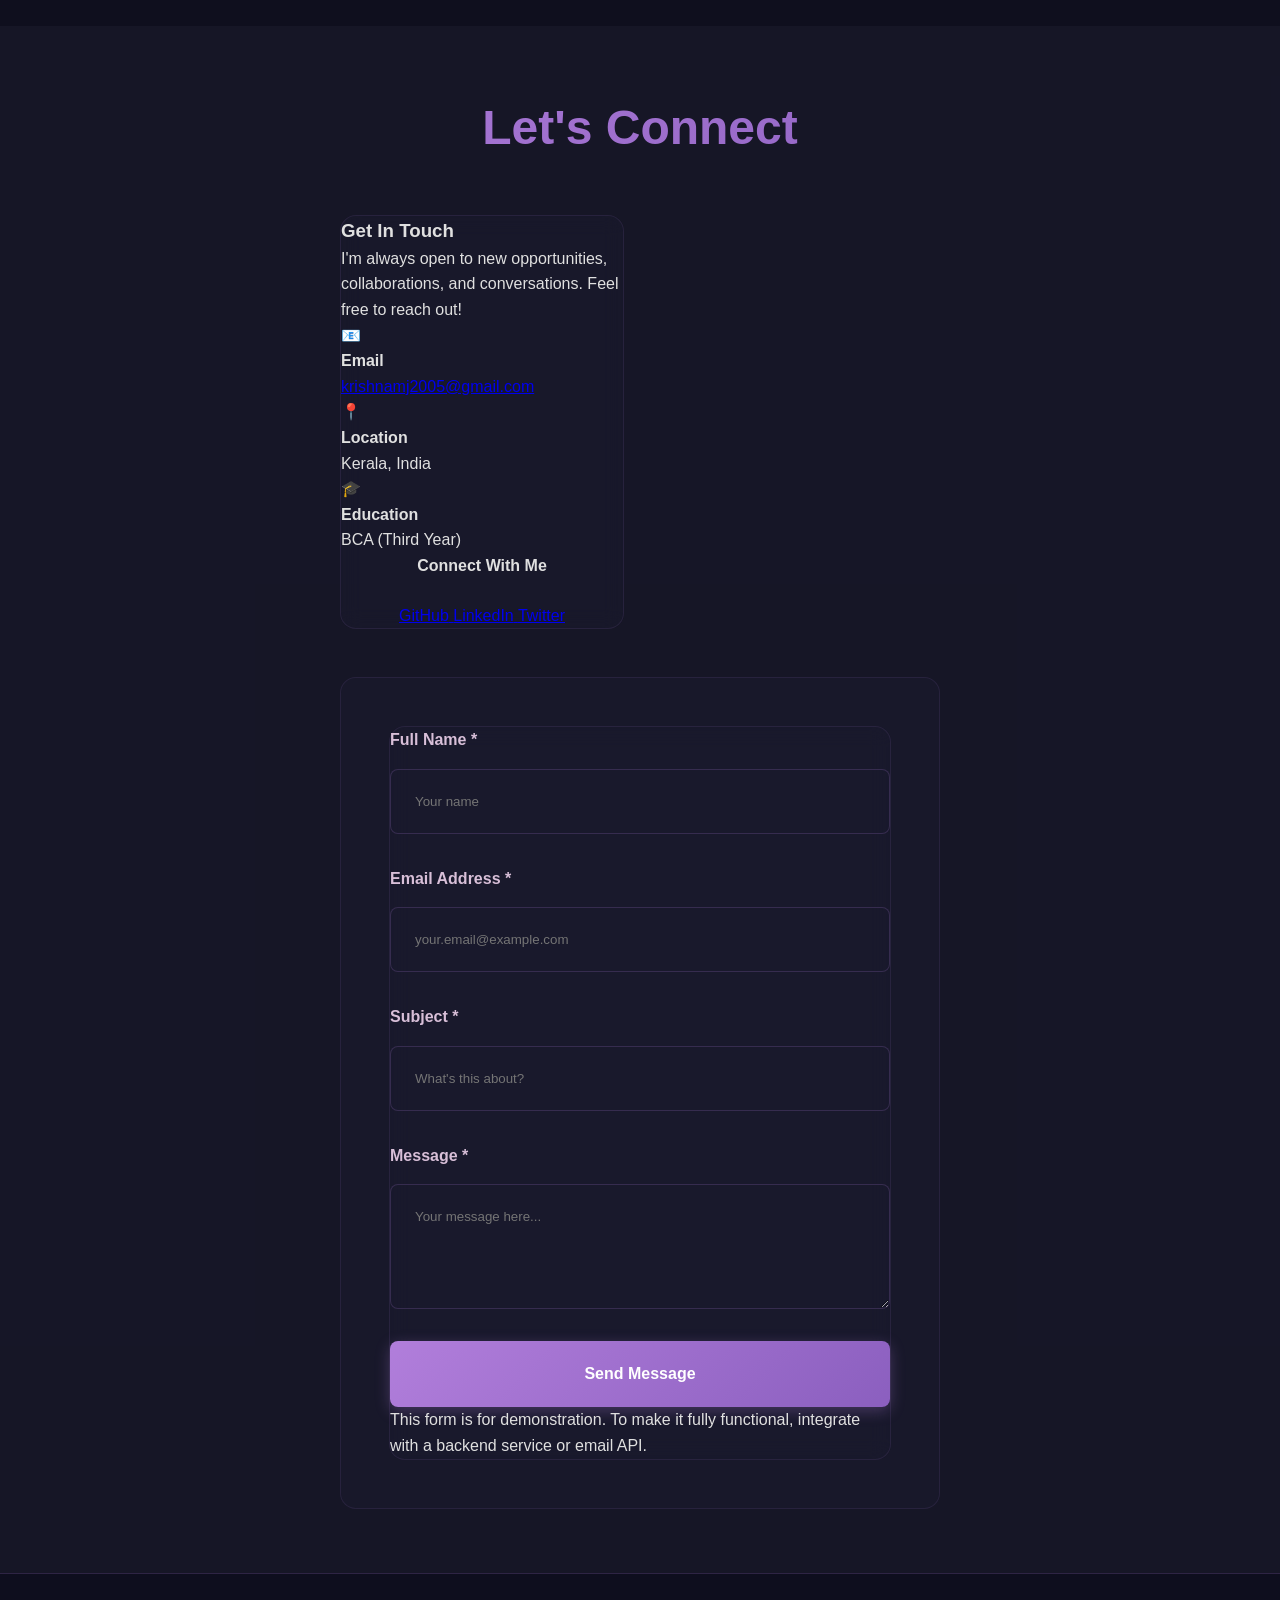
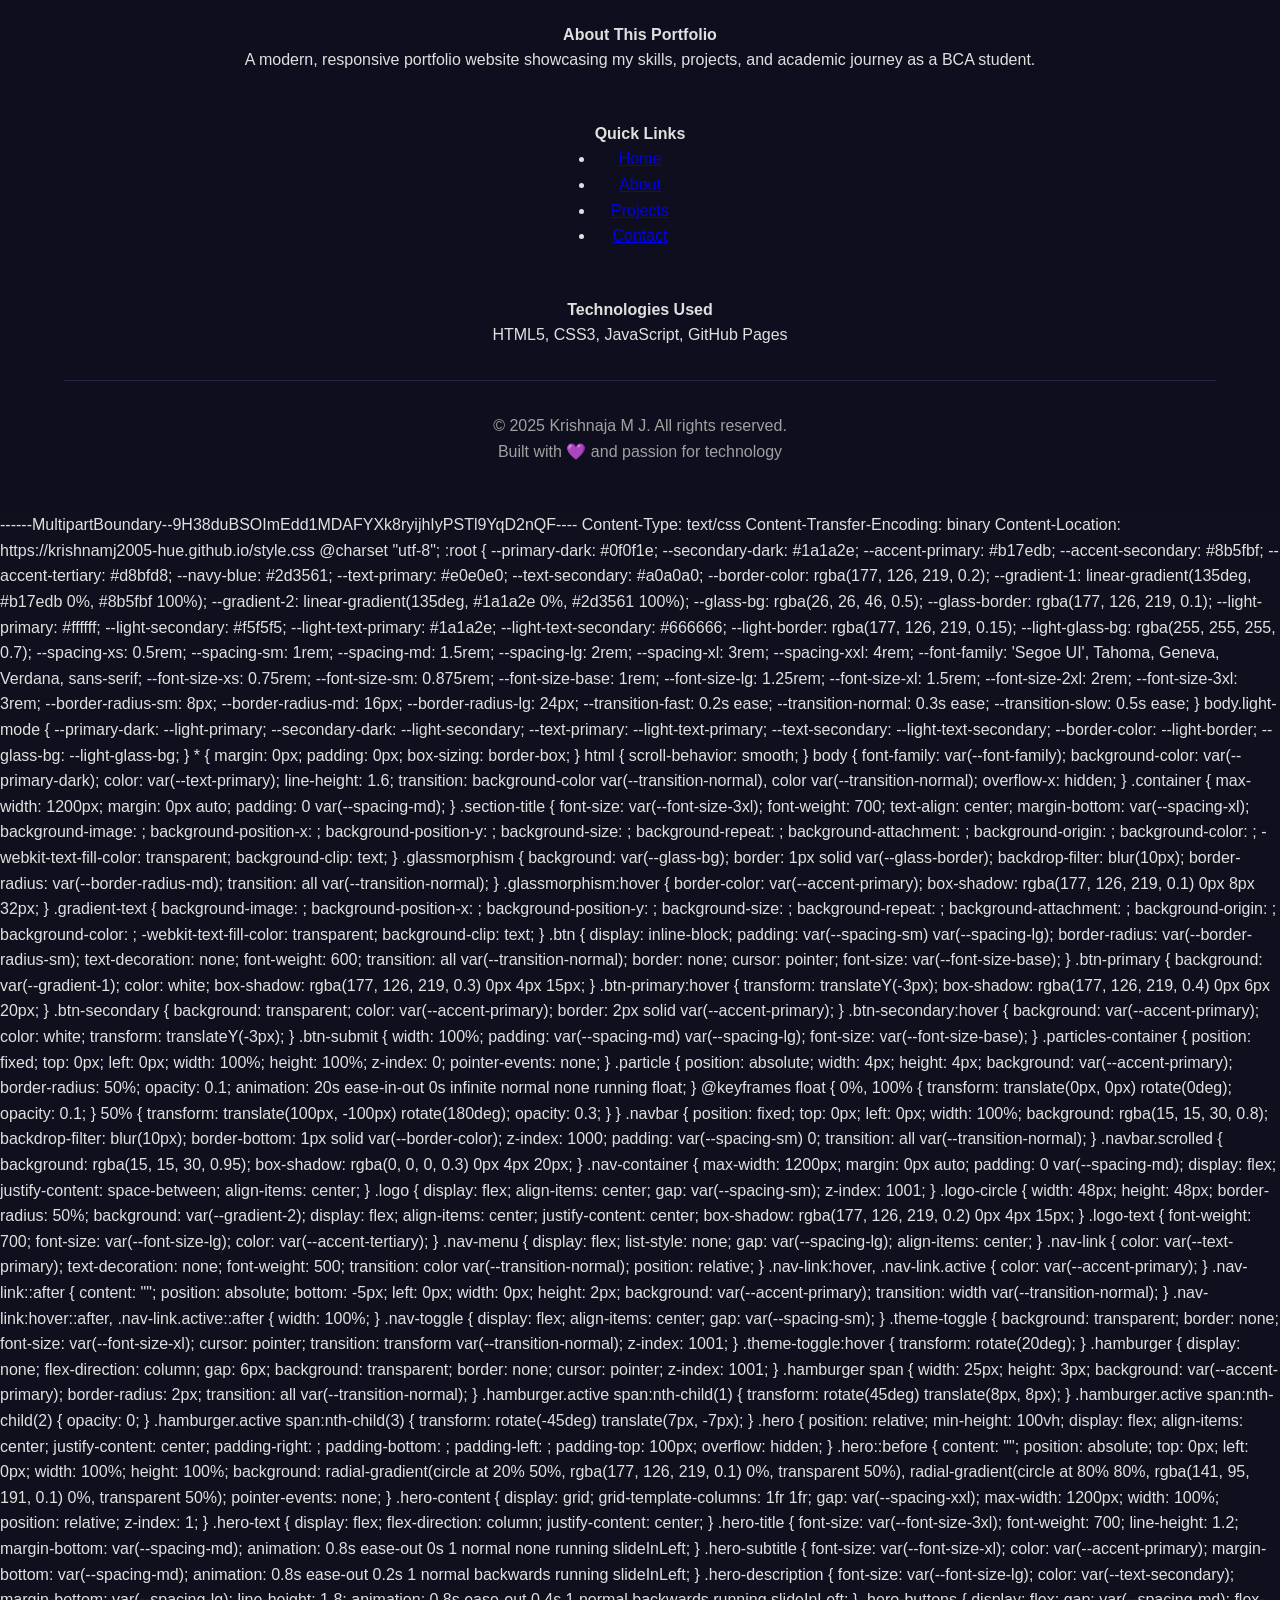
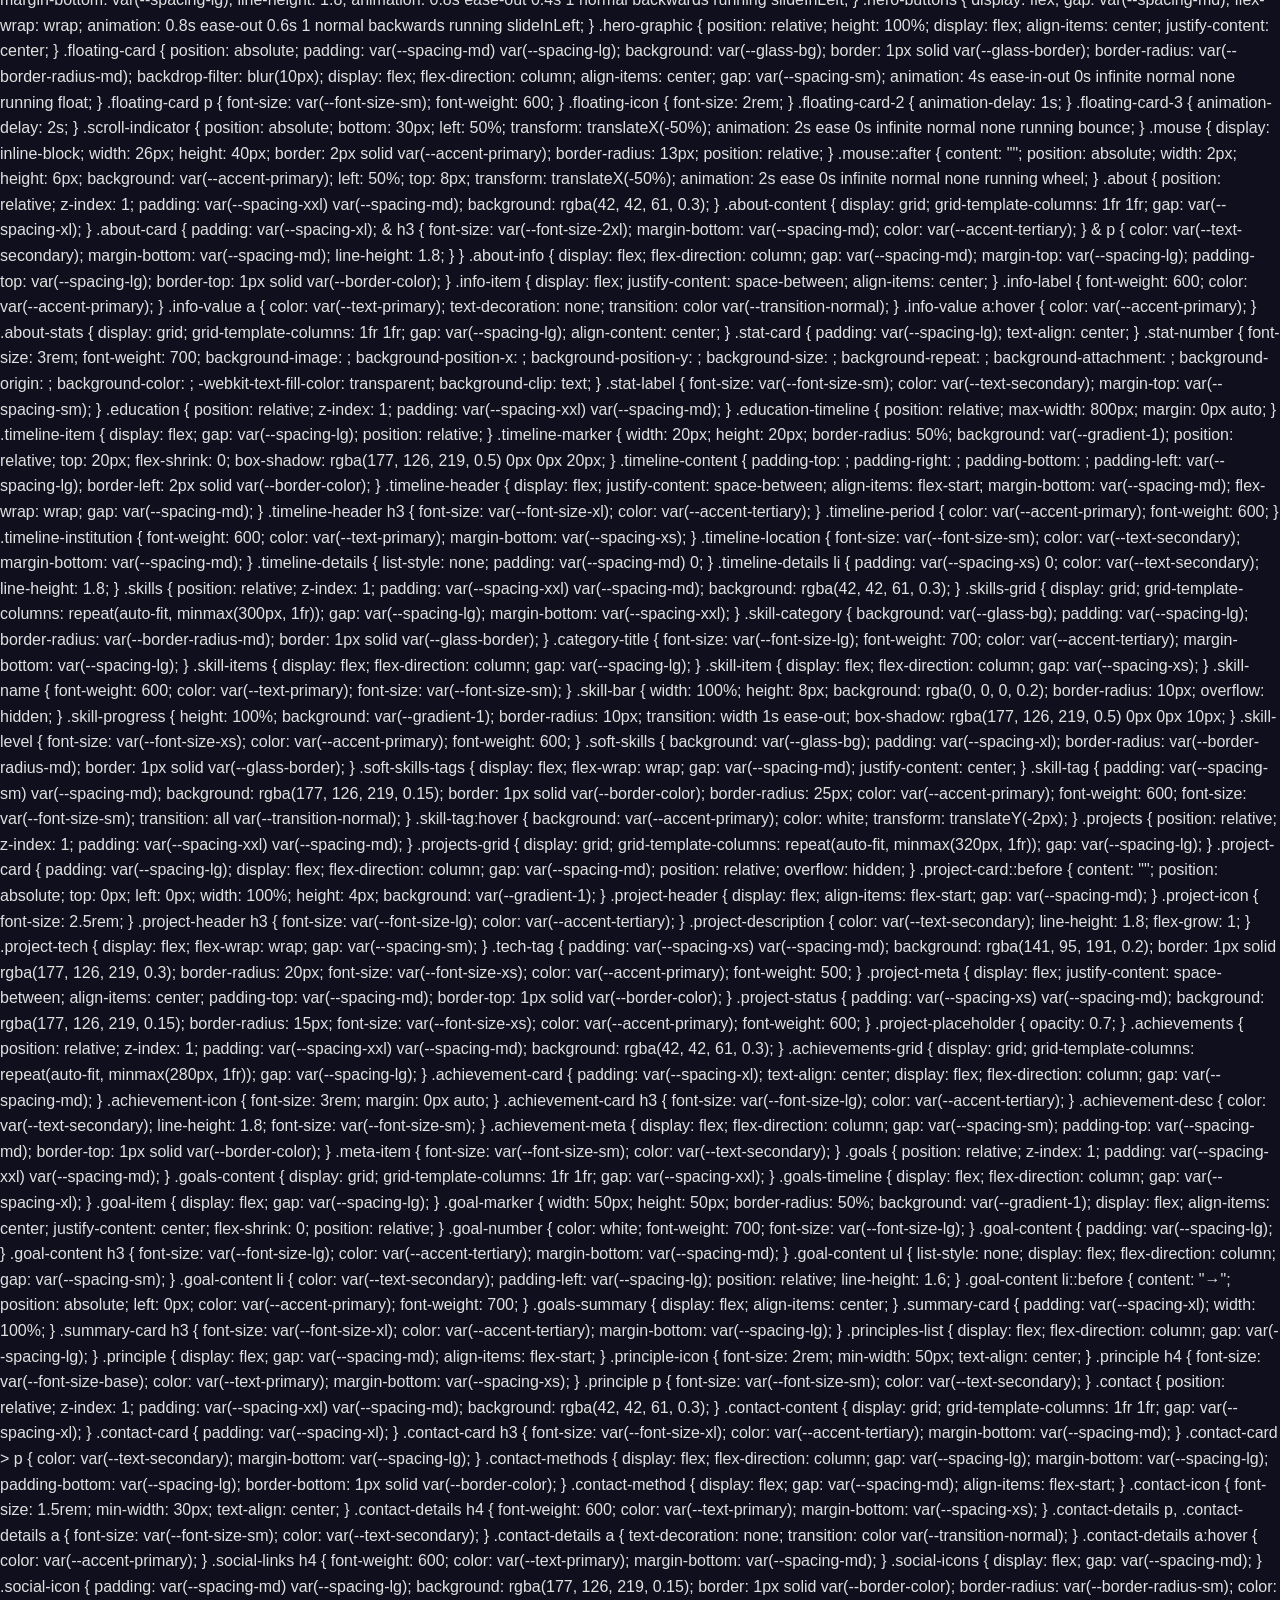
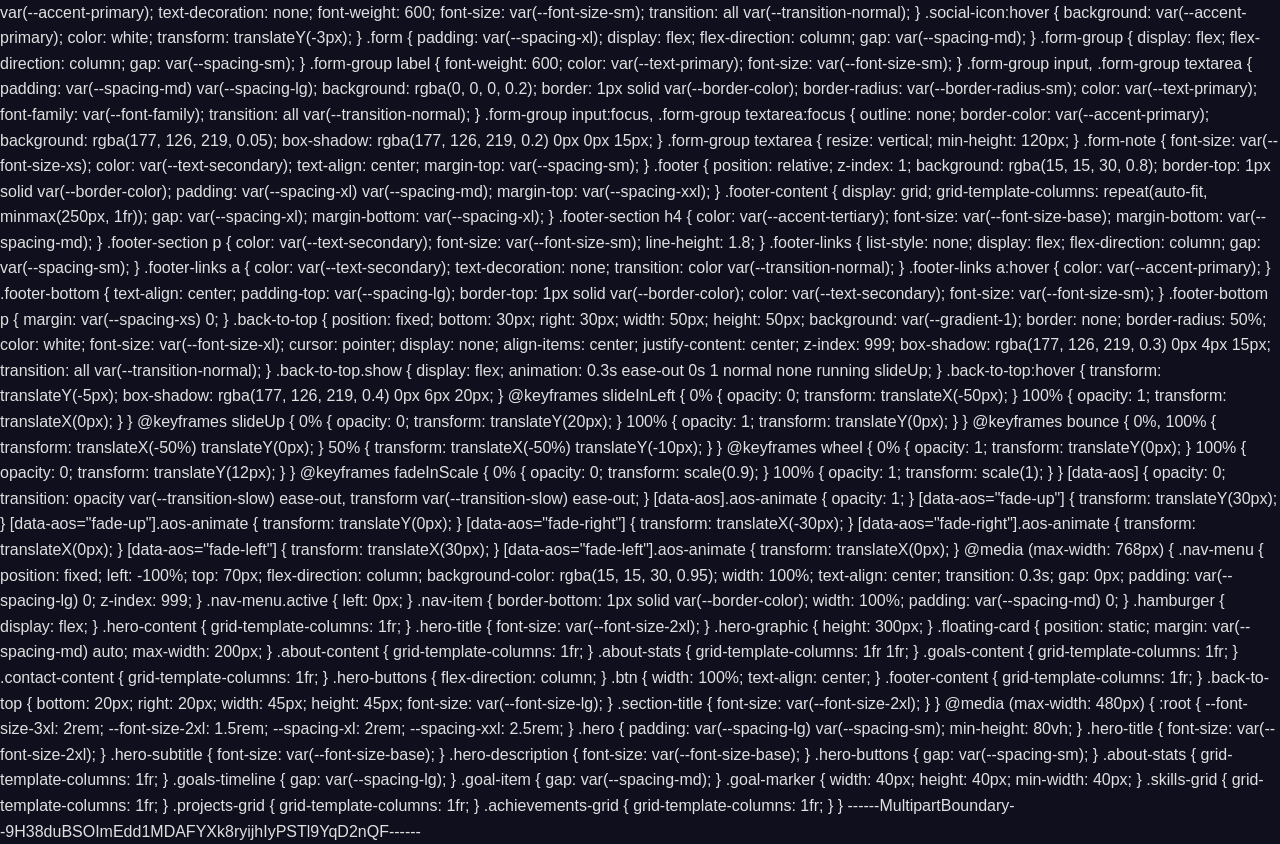
<file: Krishnaja M J - Portfolio _ BCA Student index.html>
From: <Saved by Blink>
Snapshot-Content-Location: https://krishnamj2005-hue.github.io/
Subject: Krishnaja M J - Portfolio | BCA Student
Date: Fri, 5 Jun 2026 20:26:07 +0530
MIME-Version: 1.0
Content-Type: multipart/related;
	type="text/html";
	boundary="----MultipartBoundary--9H38duBSOImEdd1MDAFYXk8ryijhIyPSTl9YqD2nQF----"


------MultipartBoundary--9H38duBSOImEdd1MDAFYXk8ryijhIyPSTl9YqD2nQF----
Content-Type: text/html
Content-ID: <frame-5A417889EAAA0215EE467773894A442B@mhtml.blink>
Content-Transfer-Encoding: binary
Content-Location: https://krishnamj2005-hue.github.io/

<!DOCTYPE html><html lang="en"><head><meta http-equiv="Content-Type" content="text/html; charset=UTF-8">
    
    <meta name="viewport" content="width=device-width, initial-scale=1.0">
    <meta name="description" content="Krishnaja M J - BCA Student Portfolio | Software Development, Data Analytics, AI">
    <meta name="keywords" content="Portfolio, BCA, Computer Applications, Software Development, Data Analytics">
    <meta name="author" content="Krishnaja M J">
    <title>Krishnaja M J - Portfolio | BCA Student</title>
    <link rel="stylesheet" href="https://krishnamj2005-hue.github.io/style.css">
    <link rel="icon" type="image/svg+xml" href="data:image/svg+xml,&lt;svg xmlns='http://www.w3.org/2000/svg' viewBox='0 0 100 100'&gt;&lt;rect fill='%234C3A6B' width='100' height='100' rx='50'/&gt;&lt;text x='50' y='65' font-size='45' font-weight='bold' fill='%23D8BFD8' text-anchor='middle'&gt;KMJ&lt;/text&gt;&lt;/svg&gt;">
</head>
<body>
    <!-- Animated Background Particles -->
    <div class="particles-container" id="particlesContainer"><div class="particle" style="left: 92.9307%; top: 44.414%; animation-delay: 17.0563s; animation-duration: 19.6481s;"></div><div class="particle" style="left: 48.028%; top: 82.2372%; animation-delay: 4.92568s; animation-duration: 15.9923s;"></div><div class="particle" style="left: 64.1616%; top: 94.2255%; animation-delay: 17.3738s; animation-duration: 24.7849s;"></div><div class="particle" style="left: 21.9702%; top: 97.2572%; animation-delay: 16.9039s; animation-duration: 20.587s;"></div><div class="particle" style="left: 28.2496%; top: 65.1725%; animation-delay: 19.1633s; animation-duration: 21.2678s;"></div><div class="particle" style="left: 61.1332%; top: 52.6757%; animation-delay: 0.457208s; animation-duration: 17.2868s;"></div><div class="particle" style="left: 21.168%; top: 98.4524%; animation-delay: 15.9573s; animation-duration: 20.3732s;"></div><div class="particle" style="left: 7.14624%; top: 90.7162%; animation-delay: 7.87921s; animation-duration: 16.9395s;"></div><div class="particle" style="left: 9.08698%; top: 92.6925%; animation-delay: 4.22561s; animation-duration: 18.2285s;"></div><div class="particle" style="left: 24.3208%; top: 46.6675%; animation-delay: 16.5768s; animation-duration: 20.0476s;"></div><div class="particle" style="left: 32.6795%; top: 61.6938%; animation-delay: 8.33954s; animation-duration: 23.8499s;"></div><div class="particle" style="left: 92.8246%; top: 40.4649%; animation-delay: 17.1701s; animation-duration: 20.1834s;"></div><div class="particle" style="left: 61.0469%; top: 31.0219%; animation-delay: 11.2333s; animation-duration: 24.1373s;"></div><div class="particle" style="left: 27.4744%; top: 60.5199%; animation-delay: 8.55634s; animation-duration: 24.5136s;"></div><div class="particle" style="left: 3.54487%; top: 87.0261%; animation-delay: 7.92118s; animation-duration: 21.3632s;"></div><div class="particle" style="left: 18.4463%; top: 49.9105%; animation-delay: 5.96652s; animation-duration: 21.2238s;"></div><div class="particle" style="left: 55.4846%; top: 83.0859%; animation-delay: 5.60308s; animation-duration: 17.4424s;"></div><div class="particle" style="left: 47.4957%; top: 61.9783%; animation-delay: 12.8983s; animation-duration: 20.9045s;"></div><div class="particle" style="left: 26.815%; top: 55.6084%; animation-delay: 15.4166s; animation-duration: 24.8272s;"></div><div class="particle" style="left: 82.4941%; top: 31.7062%; animation-delay: 1.74921s; animation-duration: 17.9766s;"></div><div class="particle" style="left: 80.831%; top: 90.3552%; animation-delay: 14.2448s; animation-duration: 21.8273s;"></div><div class="particle" style="left: 68.0866%; top: 76.465%; animation-delay: 3.43063s; animation-duration: 24.8037s;"></div><div class="particle" style="left: 23.7753%; top: 47.416%; animation-delay: 9.55468s; animation-duration: 22.2006s;"></div><div class="particle" style="left: 72.0441%; top: 16.7161%; animation-delay: 16.9994s; animation-duration: 18.8625s;"></div><div class="particle" style="left: 10.1722%; top: 30.5543%; animation-delay: 0.86084s; animation-duration: 22.0496s;"></div><div class="particle" style="left: 79.7585%; top: 19.5483%; animation-delay: 9.92711s; animation-duration: 23.0059s;"></div><div class="particle" style="left: 53.3004%; top: 10.1009%; animation-delay: 16.5734s; animation-duration: 21.9145s;"></div><div class="particle" style="left: 11.7236%; top: 60.824%; animation-delay: 8.20493s; animation-duration: 18.2228s;"></div><div class="particle" style="left: 29.0053%; top: 48.8713%; animation-delay: 15.7493s; animation-duration: 23.0658s;"></div><div class="particle" style="left: 67.0047%; top: 76.9132%; animation-delay: 5.60532s; animation-duration: 20.1798s;"></div><div class="particle" style="left: 73.2439%; top: 7.54429%; animation-delay: 16.6599s; animation-duration: 23.2029s;"></div><div class="particle" style="left: 70.7372%; top: 85.2498%; animation-delay: 10.1117s; animation-duration: 16.8405s;"></div><div class="particle" style="left: 51.7556%; top: 5.58494%; animation-delay: 16.7543s; animation-duration: 15.9986s;"></div><div class="particle" style="left: 53.4319%; top: 66.3461%; animation-delay: 13.4958s; animation-duration: 22.5551s;"></div><div class="particle" style="left: 92.7579%; top: 70.5858%; animation-delay: 4.91932s; animation-duration: 20.5183s;"></div><div class="particle" style="left: 7.19841%; top: 87.4337%; animation-delay: 10.2906s; animation-duration: 18.1195s;"></div><div class="particle" style="left: 64.1903%; top: 36.5501%; animation-delay: 1.32467s; animation-duration: 17.423s;"></div><div class="particle" style="left: 2.65664%; top: 53.7408%; animation-delay: 1.14767s; animation-duration: 22.7567s;"></div><div class="particle" style="left: 98.9794%; top: 9.16339%; animation-delay: 12.9193s; animation-duration: 16.0637s;"></div><div class="particle" style="left: 95.5779%; top: 39.1861%; animation-delay: 15.1631s; animation-duration: 17.2851s;"></div><div class="particle" style="left: 30.2034%; top: 58.3275%; animation-delay: 15.8339s; animation-duration: 21.4191s;"></div><div class="particle" style="left: 52.0663%; top: 8.82391%; animation-delay: 9.17021s; animation-duration: 20.1698s;"></div><div class="particle" style="left: 62.2181%; top: 16.7612%; animation-delay: 19.1482s; animation-duration: 23.9706s;"></div><div class="particle" style="left: 2.85938%; top: 33.5324%; animation-delay: 5.91086s; animation-duration: 19.7425s;"></div><div class="particle" style="left: 49.6544%; top: 32.9019%; animation-delay: 3.67142s; animation-duration: 17.2845s;"></div><div class="particle" style="left: 43.7812%; top: 54.0587%; animation-delay: 16.7366s; animation-duration: 22.2622s;"></div><div class="particle" style="left: 46.7986%; top: 47.3657%; animation-delay: 1.87073s; animation-duration: 23.51s;"></div><div class="particle" style="left: 46.6542%; top: 83.1114%; animation-delay: 3.30858s; animation-duration: 18.7642s;"></div><div class="particle" style="left: 91.3182%; top: 75.5577%; animation-delay: 1.13764s; animation-duration: 24.2042s;"></div><div class="particle" style="left: 42.6513%; top: 38.4106%; animation-delay: 18.0116s; animation-duration: 23.4305s;"></div></div>

    <!-- Navigation Bar -->
    <nav class="navbar" id="navbar">
        <div class="nav-container">
            <div class="logo">
                <div class="logo-circle">
                    <span class="logo-text">KMJ</span>
                </div>
            </div>
            <ul class="nav-menu" id="navMenu">
                <li class="nav-item"><a href="https://krishnamj2005-hue.github.io/#home" class="nav-link active">Home</a></li>
                <li class="nav-item"><a href="https://krishnamj2005-hue.github.io/#about" class="nav-link">About</a></li>
                <li class="nav-item"><a href="https://krishnamj2005-hue.github.io/#education" class="nav-link">Education</a></li>
                <li class="nav-item"><a href="https://krishnamj2005-hue.github.io/#skills" class="nav-link">Skills</a></li>
                <li class="nav-item"><a href="https://krishnamj2005-hue.github.io/#projects" class="nav-link">Projects</a></li>
                <li class="nav-item"><a href="https://krishnamj2005-hue.github.io/#achievements" class="nav-link">Achievements</a></li>
                <li class="nav-item"><a href="https://krishnamj2005-hue.github.io/#goals" class="nav-link">Goals</a></li>
                <li class="nav-item"><a href="https://krishnamj2005-hue.github.io/#contact" class="nav-link">Contact</a></li>
            </ul>
            <div class="nav-toggle">
                <button class="hamburger" id="hamburger">
                    <span></span>
                    <span></span>
                    <span></span>
                </button>
                <button class="theme-toggle" id="themeToggle" title="Toggle dark/light mode">
                    <span class="theme-icon">🌙</span>
                </button>
            </div>
        </div>
    </nav>

    <!-- Hero Section -->
    <section id="home" class="hero">
        <div class="hero-content">
            <div class="hero-text">
                <h1 class="hero-title aos-animate" data-aos="fade-up">
                    Hi, I'm <span class="gradient-text">Krishnaja M J</span>
                </h1>
                <p class="hero-subtitle aos-animate" data-aos="fade-up" data-aos-delay="200">
                    BCA Student | Software Developer | Data Analytics Enthusiast | AI Explorer
                </p>
                <p class="hero-description aos-animate" data-aos="fade-up" data-aos-delay="400">
                    Passionate about building innovative solutions through technology, data analytics, and artificial intelligence.
                </p>
                <div class="hero-buttons aos-animate" data-aos="fade-up" data-aos-delay="600">
                    <a href="https://krishnamj2005-hue.github.io/#projects" class="btn btn-primary">Explore My Work</a>
                    <a href="https://krishnamj2005-hue.github.io/#contact" class="btn btn-secondary">Get In Touch</a>
                </div>
            </div>
            <div class="hero-graphic aos-animate" data-aos="fade-left" data-aos-delay="300">
                <div class="floating-card">
                    <div class="floating-icon">💼</div>
                    <p>Portfolio</p>
                </div>
                <div class="floating-card floating-card-2">
                    <div class="floating-icon">🚀</div>
                    <p>Projects</p>
                </div>
                <div class="floating-card floating-card-3">
                    <div class="floating-icon">📊</div>
                    <p>Analytics</p>
                </div>
            </div>
        </div>
        <div class="scroll-indicator">
            <span class="mouse"></span>
        </div>
    </section>

    <!-- About Section -->
    <section id="about" class="about">
        <div class="container">
            <h2 class="section-title aos-animate" data-aos="fade-up">About Me</h2>
            <div class="about-content">
                <div class="about-text aos-animate" data-aos="fade-right">
                    <div class="about-card glassmorphism">
                        <h3>Welcome to My Digital Space</h3>
                        <p>
                            I am a third-year BCA student at Yuvakshetra Institute of Management Studies, Kerala. 
                            My journey in computer science has been driven by curiosity and a passion for solving real-world problems through technology.
                        </p>
                        <p>
                            With a strong foundation in programming and data analytics, I explore the intersection of software development, 
                            artificial intelligence, and business intelligence. I believe in continuous learning and applying theoretical knowledge 
                            to practical projects.
                        </p>
                        <p>
                            My goal is to build a successful career in the IT industry, contributing to innovative solutions and creating 
                            positive impact through technology.
                        </p>
                        <div class="about-info">
                            <div class="info-item">
                                <span class="info-label">Location:</span>
                                <span class="info-value">Kerala, India</span>
                            </div>
                            <div class="info-item">
                                <span class="info-label">Email:</span>
                                <span class="info-value"><a href="mailto:krishnamj2005@gmail.com">krishnamj2005@gmail.com</a></span>
                            </div>
                            <div class="info-item">
                                <span class="info-label">Current Focus:</span>
                                <span class="info-value">Software Development &amp; Data Analytics</span>
                            </div>
                        </div>
                    </div>
                </div>
                <div class="about-stats" data-aos="fade-left">
                    <div class="stat-card glassmorphism">
                        <div class="stat-number">3+</div>
                        <div class="stat-label">Years in BCA</div>
                    </div>
                    <div class="stat-card glassmorphism">
                        <div class="stat-number">5+</div>
                        <div class="stat-label">Languages &amp; Tools</div>
                    </div>
                    <div class="stat-card glassmorphism">
                        <div class="stat-number">2</div>
                        <div class="stat-label">Certifications</div>
                    </div>
                    <div class="stat-card glassmorphism">
                        <div class="stat-number">∞</div>
                        <div class="stat-label">Learning Journey</div>
                    </div>
                </div>
            </div>
        </div>
    </section>

    <!-- Education Section -->
    <section id="education" class="education">
        <div class="container">
            <h2 class="section-title" data-aos="fade-up">Education</h2>
            <div class="education-timeline">
                <div class="timeline-item" data-aos="fade-up">
                    <div class="timeline-marker"></div>
                    <div class="timeline-content glassmorphism">
                        <div class="timeline-header">
                            <h3>Bachelor of Computer Applications (BCA)</h3>
                            <span class="timeline-period">2023 - 2026</span>
                        </div>
                        <p class="timeline-institution">Yuvakshetra Institute of Management Studies</p>
                        <p class="timeline-location">Kerala, India</p>
                        <ul class="timeline-details">
                            <li><strong>Current Year:</strong> Third Year (Final Year)</li>
                            <li><strong>Focus Areas:</strong> Software Development, Database Management, Web Development</li>
                            <li><strong>Key Coursework:</strong> Data Structures, Object-Oriented Programming, Database Systems, Web Technologies</li>
                        </ul>
                    </div>
                </div>
            </div>
        </div>
    </section>

    <!-- Skills Section -->
    <section id="skills" class="skills">
        <div class="container">
            <h2 class="section-title" data-aos="fade-up">Technical Skills</h2>
            <div class="skills-grid">
                <!-- Programming Languages -->
                <div class="skill-category" data-aos="fade-up">
                    <h3 class="category-title">Programming Languages</h3>
                    <div class="skill-items">
                        <div class="skill-item">
                            <span class="skill-name">C Programming</span>
                            <div class="skill-bar">
                                <div class="skill-progress" style="width: 85%"></div>
                            </div>
                            <span class="skill-level">Advanced</span>
                        </div>
                        <div class="skill-item">
                            <span class="skill-name">Java</span>
                            <div class="skill-bar">
                                <div class="skill-progress" style="width: 80%"></div>
                            </div>
                            <span class="skill-level">Advanced</span>
                        </div>
                        <div class="skill-item">
                            <span class="skill-name">Python</span>
                            <div class="skill-bar">
                                <div class="skill-progress" style="width: 75%"></div>
                            </div>
                            <span class="skill-level">Intermediate</span>
                        </div>
                    </div>
                </div>

                <!-- Data & Analytics -->
                <div class="skill-category" data-aos="fade-up" data-aos-delay="100">
                    <h3 class="category-title">Data &amp; Analytics</h3>
                    <div class="skill-items">
                        <div class="skill-item">
                            <span class="skill-name">Data Analytics</span>
                            <div class="skill-bar">
                                <div class="skill-progress" style="width: 80%"></div>
                            </div>
                            <span class="skill-level">Advanced</span>
                        </div>
                        <div class="skill-item">
                            <span class="skill-name">Microsoft Excel</span>
                            <div class="skill-bar">
                                <div class="skill-progress" style="width: 90%"></div>
                            </div>
                            <span class="skill-level">Expert</span>
                        </div>
                        <div class="skill-item">
                            <span class="skill-name">Data Visualization</span>
                            <div class="skill-bar">
                                <div class="skill-progress" style="width: 75%"></div>
                            </div>
                            <span class="skill-level">Intermediate</span>
                        </div>
                    </div>
                </div>

                <!-- Web & Design -->
                <div class="skill-category" data-aos="fade-up" data-aos-delay="200">
                    <h3 class="category-title">Web &amp; Design</h3>
                    <div class="skill-items">
                        <div class="skill-item">
                            <span class="skill-name">HTML &amp; CSS</span>
                            <div class="skill-bar">
                                <div class="skill-progress" style="width: 85%"></div>
                            </div>
                            <span class="skill-level">Advanced</span>
                        </div>
                        <div class="skill-item">
                            <span class="skill-name">JavaScript</span>
                            <div class="skill-bar">
                                <div class="skill-progress" style="width: 80%"></div>
                            </div>
                            <span class="skill-level">Advanced</span>
                        </div>
                        <div class="skill-item">
                            <span class="skill-name">GIMP Design</span>
                            <div class="skill-bar">
                                <div class="skill-progress" style="width: 70%"></div>
                            </div>
                            <span class="skill-level">Intermediate</span>
                        </div>
                    </div>
                </div>

                <!-- Tools & Platforms -->
                <div class="skill-category" data-aos="fade-up" data-aos-delay="300">
                    <h3 class="category-title">Tools &amp; Platforms</h3>
                    <div class="skill-items">
                        <div class="skill-item">
                            <span class="skill-name">Git &amp; GitHub</span>
                            <div class="skill-bar">
                                <div class="skill-progress" style="width: 75%"></div>
                            </div>
                            <span class="skill-level">Intermediate</span>
                        </div>
                        <div class="skill-item">
                            <span class="skill-name">VS Code</span>
                            <div class="skill-bar">
                                <div class="skill-progress" style="width: 85%"></div>
                            </div>
                            <span class="skill-level">Advanced</span>
                        </div>
                        <div class="skill-item">
                            <span class="skill-name">Database Management</span>
                            <div class="skill-bar">
                                <div class="skill-progress" style="width: 70%"></div>
                            </div>
                            <span class="skill-level">Intermediate</span>
                        </div>
                    </div>
                </div>
            </div>

            <!-- Soft Skills -->
            <div class="soft-skills" data-aos="fade-up">
                <h3 class="category-title" style="text-align: center; margin-bottom: 2rem;">Professional Skills</h3>
                <div class="soft-skills-tags">
                    <span class="skill-tag">Problem Solving</span>
                    <span class="skill-tag">Communication</span>
                    <span class="skill-tag">Team Collaboration</span>
                    <span class="skill-tag">Project Management</span>
                    <span class="skill-tag">Critical Thinking</span>
                    <span class="skill-tag">Attention to Detail</span>
                    <span class="skill-tag">Time Management</span>
                    <span class="skill-tag">Continuous Learning</span>
                </div>
            </div>
        </div>
    </section>

    <!-- Projects Section -->
    <section id="projects" class="projects">
        <div class="container">
            <h2 class="section-title" data-aos="fade-up">Featured Projects</h2>
            <div class="projects-grid">
                <!-- Project 1 -->
                <div class="project-card glassmorphism" data-aos="fade-up">
                    <div class="project-header">
                        <div class="project-icon">🤖</div>
                        <h3>AI Tools Project</h3>
                    </div>
                    <p class="project-description">
                        An exploratory project utilizing various Artificial Intelligence tools for productivity, learning, and problem-solving. 
                        Demonstrates practical application of AI technologies in real-world scenarios.
                    </p>
                    <div class="project-tech">
                        <span class="tech-tag">AI</span>
                        <span class="tech-tag">Machine Learning</span>
                        <span class="tech-tag">Python</span>
                        <span class="tech-tag">Tools &amp; APIs</span>
                    </div>
                    <div class="project-meta">
                        <span class="project-status">In Progress</span>
                    </div>
                </div>

                <!-- Project 2 -->
                <div class="project-card glassmorphism" data-aos="fade-up" data-aos-delay="100">
                    <div class="project-header">
                        <div class="project-icon">💼</div>
                        <h3>Personal Portfolio Website</h3>
                    </div>
                    <p class="project-description">
                        A responsive portfolio website developed using HTML, CSS, and JavaScript. Showcases education, skills, certifications, 
                        and projects with a modern, professional design and smooth user experience.
                    </p>
                    <div class="project-tech">
                        <span class="tech-tag">HTML5</span>
                        <span class="tech-tag">CSS3</span>
                        <span class="tech-tag">JavaScript</span>
                        <span class="tech-tag">Responsive Design</span>
                    </div>
                    <div class="project-meta">
                        <span class="project-status">Completed</span>
                    </div>
                </div>

                <!-- Project 3 - Placeholder for future projects -->
                <div class="project-card glassmorphism project-placeholder" data-aos="fade-up" data-aos-delay="200">
                    <div class="project-header">
                        <div class="project-icon">✨</div>
                        <h3>Coming Soon</h3>
                    </div>
                    <p class="project-description">
                        More exciting projects and innovations in progress. Stay tuned for updates on new web applications, 
                        data analysis projects, and AI-driven solutions.
                    </p>
                    <div class="project-tech">
                        <span class="tech-tag">Under Development</span>
                    </div>
                    <div class="project-meta">
                        <span class="project-status">Upcoming</span>
                    </div>
                </div>
            </div>
        </div>
    </section>

    <!-- Certifications & Achievements Section -->
    <section id="achievements" class="achievements">
        <div class="container">
            <h2 class="section-title" data-aos="fade-up">Certifications &amp; Achievements</h2>
            <div class="achievements-grid">
                <div class="achievement-card glassmorphism" data-aos="fade-up">
                    <div class="achievement-icon">🏆</div>
                    <h3>Data Analytics Certification</h3>
                    <p class="achievement-desc">
                        Completed comprehensive training in data analytics, including data collection, 
                        analysis, visualization, and interpretation using industry-standard tools.
                    </p>
                    <div class="achievement-meta">
                        <span class="meta-item">📅 <strong>Credentials:</strong> Data Analytics</span>
                        <span class="meta-item">✅ <strong>Status:</strong> Verified</span>
                    </div>
                </div>

                <div class="achievement-card glassmorphism" data-aos="fade-up" data-aos-delay="100">
                    <div class="achievement-icon">🎨</div>
                    <h3>GIMP Certification</h3>
                    <p class="achievement-desc">
                        Proficiency certification in GIMP (GNU Image Manipulation Program) for digital image editing, 
                        design, and graphic creation. Demonstrates expertise in visual design tools.
                    </p>
                    <div class="achievement-meta">
                        <span class="meta-item">📅 <strong>Credentials:</strong> GIMP Design</span>
                        <span class="meta-item">✅ <strong>Status:</strong> Verified</span>
                    </div>
                </div>

                <div class="achievement-card glassmorphism" data-aos="fade-up" data-aos-delay="200">
                    <div class="achievement-icon">🎓</div>
                    <h3>Academic Excellence</h3>
                    <p class="achievement-desc">
                        Demonstrated consistent performance in academic coursework with focus on practical application 
                        of computer science concepts and emerging technologies.
                    </p>
                    <div class="achievement-meta">
                        <span class="meta-item">📅 <strong>Duration:</strong> 3 Years (BCA)</span>
                        <span class="meta-item">✅ <strong>Status:</strong> In Progress (Final Year)</span>
                    </div>
                </div>

                <div class="achievement-card glassmorphism" data-aos="fade-up" data-aos-delay="300">
                    <div class="achievement-icon">🚀</div>
                    <h3>Project Development</h3>
                    <p class="achievement-desc">
                        Successfully conceptualized and developed multiple projects integrating various technologies, 
                        demonstrating practical application of learning and problem-solving abilities.
                    </p>
                    <div class="achievement-meta">
                        <span class="meta-item">📅 <strong>Projects:</strong> 2+ Completed</span>
                        <span class="meta-item">✅ <strong>Status:</strong> Active Development</span>
                    </div>
                </div>
            </div>
        </div>
    </section>

    <!-- Career Goals Section -->
    <section id="goals" class="goals">
        <div class="container">
            <h2 class="section-title" data-aos="fade-up">Career Goals &amp; Vision</h2>
            <div class="goals-content">
                <div class="goals-timeline">
                    <div class="goal-item" data-aos="fade-right">
                        <div class="goal-marker">
                            <span class="goal-number">1</span>
                        </div>
                        <div class="goal-content glassmorphism">
                            <h3>Short-Term (Next 1-2 Years)</h3>
                            <ul>
                                <li>Secure a position as a Software Developer or Data Analyst in a reputable IT company</li>
                                <li>Complete BCA degree with strong academic performance</li>
                                <li>Develop proficiency in modern frameworks and tools (React, Django, etc.)</li>
                                <li>Build a strong GitHub portfolio with meaningful projects</li>
                            </ul>
                        </div>
                    </div>

                    <div class="goal-item" data-aos="fade-right" data-aos-delay="100">
                        <div class="goal-marker">
                            <span class="goal-number">2</span>
                        </div>
                        <div class="goal-content glassmorphism">
                            <h3>Mid-Term (2-5 Years)</h3>
                            <ul>
                                <li>Gain expertise in full-stack development or specialized data science domain</li>
                                <li>Lead small development teams and mentor junior developers</li>
                                <li>Pursue advanced certifications in AI/Machine Learning or Cloud Technologies</li>
                                <li>Contribute to open-source projects and tech community</li>
                            </ul>
                        </div>
                    </div>

                    <div class="goal-item" data-aos="fade-right" data-aos-delay="200">
                        <div class="goal-marker">
                            <span class="goal-number">3</span>
                        </div>
                        <div class="goal-content glassmorphism">
                            <h3>Long-Term Vision (5+ Years)</h3>
                            <ul>
                                <li>Establish expertise in emerging technologies (AI, Blockchain, IoT)</li>
                                <li>Potentially start own tech venture or consultant business</li>
                                <li>Become a technical leader driving innovation in the IT industry</li>
                                <li>Create positive impact through technology-driven solutions</li>
                            </ul>
                        </div>
                    </div>
                </div>

                <div class="goals-summary" data-aos="fade-left">
                    <div class="summary-card glassmorphism">
                        <h3>My Core Principles</h3>
                        <div class="principles-list">
                            <div class="principle">
                                <span class="principle-icon">💡</span>
                                <div>
                                    <h4>Innovation First</h4>
                                    <p>Always seek creative solutions to complex problems</p>
                                </div>
                            </div>
                            <div class="principle">
                                <span class="principle-icon">📚</span>
                                <div>
                                    <h4>Continuous Learning</h4>
                                    <p>Stay updated with latest technologies and industry trends</p>
                                </div>
                            </div>
                            <div class="principle">
                                <span class="principle-icon">🤝</span>
                                <div>
                                    <h4>Collaboration</h4>
                                    <p>Work effectively with teams to achieve shared objectives</p>
                                </div>
                            </div>
                            <div class="principle">
                                <span class="principle-icon">⚡</span>
                                <div>
                                    <h4>Excellence</h4>
                                    <p>Maintain high quality standards in all work</p>
                                </div>
                            </div>
                        </div>
                    </div>
                </div>
            </div>
        </div>
    </section>

    <!-- Contact Section -->
    <section id="contact" class="contact">
        <div class="container">
            <h2 class="section-title" data-aos="fade-up">Let's Connect</h2>
            <div class="contact-content">
                <div class="contact-info" data-aos="fade-right">
                    <div class="contact-card glassmorphism">
                        <h3>Get In Touch</h3>
                        <p>I'm always open to new opportunities, collaborations, and conversations. Feel free to reach out!</p>
                        
                        <div class="contact-methods">
                            <div class="contact-method">
                                <div class="contact-icon">📧</div>
                                <div class="contact-details">
                                    <h4>Email</h4>
                                    <a href="mailto:krishnamj2005@gmail.com">krishnamj2005@gmail.com</a>
                                </div>
                            </div>
                            <div class="contact-method">
                                <div class="contact-icon">📍</div>
                                <div class="contact-details">
                                    <h4>Location</h4>
                                    <p>Kerala, India</p>
                                </div>
                            </div>
                            <div class="contact-method">
                                <div class="contact-icon">🎓</div>
                                <div class="contact-details">
                                    <h4>Education</h4>
                                    <p>BCA (Third Year)</p>
                                </div>
                            </div>
                        </div>

                        <div class="social-links">
                            <h4>Connect With Me</h4>
                            <div class="social-icons">
                                <a href="https://github.com/" title="GitHub" class="social-icon" target="_blank" rel="noopener noreferrer">
                                    <span>GitHub</span>
                                </a>
                                <a href="https://linkedin.com/" title="LinkedIn" class="social-icon" target="_blank" rel="noopener noreferrer">
                                    <span>LinkedIn</span>
                                </a>
                                <a href="https://twitter.com/" title="Twitter" class="social-icon" target="_blank" rel="noopener noreferrer">
                                    <span>Twitter</span>
                                </a>
                            </div>
                        </div>
                    </div>
                </div>

                <div class="contact-form" data-aos="fade-left">
                    <form id="contactForm" class="form glassmorphism">
                        <div class="form-group">
                            <label for="name">Full Name *</label>
                            <input type="text" id="name" name="name" required="" placeholder="Your name">
                        </div>

                        <div class="form-group">
                            <label for="email">Email Address *</label>
                            <input type="email" id="email" name="email" required="" placeholder="your.email@example.com">
                        </div>

                        <div class="form-group">
                            <label for="subject">Subject *</label>
                            <input type="text" id="subject" name="subject" required="" placeholder="What's this about?">
                        </div>

                        <div class="form-group">
                            <label for="message">Message *</label>
                            <textarea id="message" name="message" required="" placeholder="Your message here..." rows="5"></textarea>
                        </div>

                        <button type="submit" class="btn btn-primary btn-submit">Send Message</button>
                        <p class="form-note">This form is for demonstration. To make it fully functional, integrate with a backend service or email API.</p>
                    </form>
                </div>
            </div>
        </div>
    </section>

    <!-- Footer -->
    <footer class="footer">
        <div class="container">
            <div class="footer-content">
                <div class="footer-section">
                    <h4>About This Portfolio</h4>
                    <p>A modern, responsive portfolio website showcasing my skills, projects, and academic journey as a BCA student.</p>
                </div>
                <div class="footer-section">
                    <h4>Quick Links</h4>
                    <ul class="footer-links">
                        <li><a href="https://krishnamj2005-hue.github.io/#home">Home</a></li>
                        <li><a href="https://krishnamj2005-hue.github.io/#about">About</a></li>
                        <li><a href="https://krishnamj2005-hue.github.io/#projects">Projects</a></li>
                        <li><a href="https://krishnamj2005-hue.github.io/#contact">Contact</a></li>
                    </ul>
                </div>
                <div class="footer-section">
                    <h4>Technologies Used</h4>
                    <p>HTML5, CSS3, JavaScript, GitHub Pages</p>
                </div>
            </div>
            <div class="footer-bottom">
                <p>© 2025 Krishnaja M J. All rights reserved.</p>
                <p>Built with 💜 and passion for technology</p>
            </div>
        </div>
    </footer>

    <!-- Back to Top Button -->
    <button class="back-to-top" id="backToTop" title="Back to top">
        <span>↑</span>
    </button>

    <!-- Scripts -->
    

</body></html>
------MultipartBoundary--9H38duBSOImEdd1MDAFYXk8ryijhIyPSTl9YqD2nQF----
Content-Type: text/css
Content-Transfer-Encoding: binary
Content-Location: https://krishnamj2005-hue.github.io/style.css

@charset "utf-8";

:root { --primary-dark: #0f0f1e; --secondary-dark: #1a1a2e; --accent-primary: #b17edb; --accent-secondary: #8b5fbf; --accent-tertiary: #d8bfd8; --navy-blue: #2d3561; --text-primary: #e0e0e0; --text-secondary: #a0a0a0; --border-color: rgba(177, 126, 219, 0.2); --gradient-1: linear-gradient(135deg, #b17edb 0%, #8b5fbf 100%); --gradient-2: linear-gradient(135deg, #1a1a2e 0%, #2d3561 100%); --glass-bg: rgba(26, 26, 46, 0.5); --glass-border: rgba(177, 126, 219, 0.1); --light-primary: #ffffff; --light-secondary: #f5f5f5; --light-text-primary: #1a1a2e; --light-text-secondary: #666666; --light-border: rgba(177, 126, 219, 0.15); --light-glass-bg: rgba(255, 255, 255, 0.7); --spacing-xs: 0.5rem; --spacing-sm: 1rem; --spacing-md: 1.5rem; --spacing-lg: 2rem; --spacing-xl: 3rem; --spacing-xxl: 4rem; --font-family: 'Segoe UI', Tahoma, Geneva, Verdana, sans-serif; --font-size-xs: 0.75rem; --font-size-sm: 0.875rem; --font-size-base: 1rem; --font-size-lg: 1.25rem; --font-size-xl: 1.5rem; --font-size-2xl: 2rem; --font-size-3xl: 3rem; --border-radius-sm: 8px; --border-radius-md: 16px; --border-radius-lg: 24px; --transition-fast: 0.2s ease; --transition-normal: 0.3s ease; --transition-slow: 0.5s ease; }

body.light-mode { --primary-dark: --light-primary; --secondary-dark: --light-secondary; --text-primary: --light-text-primary; --text-secondary: --light-text-secondary; --border-color: --light-border; --glass-bg: --light-glass-bg; }

* { margin: 0px; padding: 0px; box-sizing: border-box; }

html { scroll-behavior: smooth; }

body { font-family: var(--font-family); background-color: var(--primary-dark); color: var(--text-primary); line-height: 1.6; transition: background-color var(--transition-normal), color var(--transition-normal); overflow-x: hidden; }

.container { max-width: 1200px; margin: 0px auto; padding: 0 var(--spacing-md); }

.section-title { font-size: var(--font-size-3xl); font-weight: 700; text-align: center; margin-bottom: var(--spacing-xl); background-image: ; background-position-x: ; background-position-y: ; background-size: ; background-repeat: ; background-attachment: ; background-origin: ; background-color: ; -webkit-text-fill-color: transparent; background-clip: text; }

.glassmorphism { background: var(--glass-bg); border: 1px solid var(--glass-border); backdrop-filter: blur(10px); border-radius: var(--border-radius-md); transition: all var(--transition-normal); }

.glassmorphism:hover { border-color: var(--accent-primary); box-shadow: rgba(177, 126, 219, 0.1) 0px 8px 32px; }

.gradient-text { background-image: ; background-position-x: ; background-position-y: ; background-size: ; background-repeat: ; background-attachment: ; background-origin: ; background-color: ; -webkit-text-fill-color: transparent; background-clip: text; }

.btn { display: inline-block; padding: var(--spacing-sm) var(--spacing-lg); border-radius: var(--border-radius-sm); text-decoration: none; font-weight: 600; transition: all var(--transition-normal); border: none; cursor: pointer; font-size: var(--font-size-base); }

.btn-primary { background: var(--gradient-1); color: white; box-shadow: rgba(177, 126, 219, 0.3) 0px 4px 15px; }

.btn-primary:hover { transform: translateY(-3px); box-shadow: rgba(177, 126, 219, 0.4) 0px 6px 20px; }

.btn-secondary { background: transparent; color: var(--accent-primary); border: 2px solid var(--accent-primary); }

.btn-secondary:hover { background: var(--accent-primary); color: white; transform: translateY(-3px); }

.btn-submit { width: 100%; padding: var(--spacing-md) var(--spacing-lg); font-size: var(--font-size-base); }

.particles-container { position: fixed; top: 0px; left: 0px; width: 100%; height: 100%; z-index: 0; pointer-events: none; }

.particle { position: absolute; width: 4px; height: 4px; background: var(--accent-primary); border-radius: 50%; opacity: 0.1; animation: 20s ease-in-out 0s infinite normal none running float; }

@keyframes float { 
  0%, 100% { transform: translate(0px, 0px) rotate(0deg); opacity: 0.1; }
  50% { transform: translate(100px, -100px) rotate(180deg); opacity: 0.3; }
}

.navbar { position: fixed; top: 0px; left: 0px; width: 100%; background: rgba(15, 15, 30, 0.8); backdrop-filter: blur(10px); border-bottom: 1px solid var(--border-color); z-index: 1000; padding: var(--spacing-sm) 0; transition: all var(--transition-normal); }

.navbar.scrolled { background: rgba(15, 15, 30, 0.95); box-shadow: rgba(0, 0, 0, 0.3) 0px 4px 20px; }

.nav-container { max-width: 1200px; margin: 0px auto; padding: 0 var(--spacing-md); display: flex; justify-content: space-between; align-items: center; }

.logo { display: flex; align-items: center; gap: var(--spacing-sm); z-index: 1001; }

.logo-circle { width: 48px; height: 48px; border-radius: 50%; background: var(--gradient-2); display: flex; align-items: center; justify-content: center; box-shadow: rgba(177, 126, 219, 0.2) 0px 4px 15px; }

.logo-text { font-weight: 700; font-size: var(--font-size-lg); color: var(--accent-tertiary); }

.nav-menu { display: flex; list-style: none; gap: var(--spacing-lg); align-items: center; }

.nav-link { color: var(--text-primary); text-decoration: none; font-weight: 500; transition: color var(--transition-normal); position: relative; }

.nav-link:hover, .nav-link.active { color: var(--accent-primary); }

.nav-link::after { content: ""; position: absolute; bottom: -5px; left: 0px; width: 0px; height: 2px; background: var(--accent-primary); transition: width var(--transition-normal); }

.nav-link:hover::after, .nav-link.active::after { width: 100%; }

.nav-toggle { display: flex; align-items: center; gap: var(--spacing-sm); }

.theme-toggle { background: transparent; border: none; font-size: var(--font-size-xl); cursor: pointer; transition: transform var(--transition-normal); z-index: 1001; }

.theme-toggle:hover { transform: rotate(20deg); }

.hamburger { display: none; flex-direction: column; gap: 6px; background: transparent; border: none; cursor: pointer; z-index: 1001; }

.hamburger span { width: 25px; height: 3px; background: var(--accent-primary); border-radius: 2px; transition: all var(--transition-normal); }

.hamburger.active span:nth-child(1) { transform: rotate(45deg) translate(8px, 8px); }

.hamburger.active span:nth-child(2) { opacity: 0; }

.hamburger.active span:nth-child(3) { transform: rotate(-45deg) translate(7px, -7px); }

.hero { position: relative; min-height: 100vh; display: flex; align-items: center; justify-content: center; padding-right: ; padding-bottom: ; padding-left: ; padding-top: 100px; overflow: hidden; }

.hero::before { content: ""; position: absolute; top: 0px; left: 0px; width: 100%; height: 100%; background: radial-gradient(circle at 20% 50%, rgba(177, 126, 219, 0.1) 0%, transparent 50%), radial-gradient(circle at 80% 80%, rgba(141, 95, 191, 0.1) 0%, transparent 50%); pointer-events: none; }

.hero-content { display: grid; grid-template-columns: 1fr 1fr; gap: var(--spacing-xxl); max-width: 1200px; width: 100%; position: relative; z-index: 1; }

.hero-text { display: flex; flex-direction: column; justify-content: center; }

.hero-title { font-size: var(--font-size-3xl); font-weight: 700; line-height: 1.2; margin-bottom: var(--spacing-md); animation: 0.8s ease-out 0s 1 normal none running slideInLeft; }

.hero-subtitle { font-size: var(--font-size-xl); color: var(--accent-primary); margin-bottom: var(--spacing-md); animation: 0.8s ease-out 0.2s 1 normal backwards running slideInLeft; }

.hero-description { font-size: var(--font-size-lg); color: var(--text-secondary); margin-bottom: var(--spacing-lg); line-height: 1.8; animation: 0.8s ease-out 0.4s 1 normal backwards running slideInLeft; }

.hero-buttons { display: flex; gap: var(--spacing-md); flex-wrap: wrap; animation: 0.8s ease-out 0.6s 1 normal backwards running slideInLeft; }

.hero-graphic { position: relative; height: 100%; display: flex; align-items: center; justify-content: center; }

.floating-card { position: absolute; padding: var(--spacing-md) var(--spacing-lg); background: var(--glass-bg); border: 1px solid var(--glass-border); border-radius: var(--border-radius-md); backdrop-filter: blur(10px); display: flex; flex-direction: column; align-items: center; gap: var(--spacing-sm); animation: 4s ease-in-out 0s infinite normal none running float; }

.floating-card p { font-size: var(--font-size-sm); font-weight: 600; }

.floating-icon { font-size: 2rem; }

.floating-card-2 { animation-delay: 1s; }

.floating-card-3 { animation-delay: 2s; }

.scroll-indicator { position: absolute; bottom: 30px; left: 50%; transform: translateX(-50%); animation: 2s ease 0s infinite normal none running bounce; }

.mouse { display: inline-block; width: 26px; height: 40px; border: 2px solid var(--accent-primary); border-radius: 13px; position: relative; }

.mouse::after { content: ""; position: absolute; width: 2px; height: 6px; background: var(--accent-primary); left: 50%; top: 8px; transform: translateX(-50%); animation: 2s ease 0s infinite normal none running wheel; }

.about { position: relative; z-index: 1; padding: var(--spacing-xxl) var(--spacing-md); background: rgba(42, 42, 61, 0.3); }

.about-content { display: grid; grid-template-columns: 1fr 1fr; gap: var(--spacing-xl); }

.about-card {
  padding: var(--spacing-xl);
  & h3 { font-size: var(--font-size-2xl); margin-bottom: var(--spacing-md); color: var(--accent-tertiary); }
  & p { color: var(--text-secondary); margin-bottom: var(--spacing-md); line-height: 1.8; }
}

.about-info { display: flex; flex-direction: column; gap: var(--spacing-md); margin-top: var(--spacing-lg); padding-top: var(--spacing-lg); border-top: 1px solid var(--border-color); }

.info-item { display: flex; justify-content: space-between; align-items: center; }

.info-label { font-weight: 600; color: var(--accent-primary); }

.info-value a { color: var(--text-primary); text-decoration: none; transition: color var(--transition-normal); }

.info-value a:hover { color: var(--accent-primary); }

.about-stats { display: grid; grid-template-columns: 1fr 1fr; gap: var(--spacing-lg); align-content: center; }

.stat-card { padding: var(--spacing-lg); text-align: center; }

.stat-number { font-size: 3rem; font-weight: 700; background-image: ; background-position-x: ; background-position-y: ; background-size: ; background-repeat: ; background-attachment: ; background-origin: ; background-color: ; -webkit-text-fill-color: transparent; background-clip: text; }

.stat-label { font-size: var(--font-size-sm); color: var(--text-secondary); margin-top: var(--spacing-sm); }

.education { position: relative; z-index: 1; padding: var(--spacing-xxl) var(--spacing-md); }

.education-timeline { position: relative; max-width: 800px; margin: 0px auto; }

.timeline-item { display: flex; gap: var(--spacing-lg); position: relative; }

.timeline-marker { width: 20px; height: 20px; border-radius: 50%; background: var(--gradient-1); position: relative; top: 20px; flex-shrink: 0; box-shadow: rgba(177, 126, 219, 0.5) 0px 0px 20px; }

.timeline-content { padding-top: ; padding-right: ; padding-bottom: ; padding-left: var(--spacing-lg); border-left: 2px solid var(--border-color); }

.timeline-header { display: flex; justify-content: space-between; align-items: flex-start; margin-bottom: var(--spacing-md); flex-wrap: wrap; gap: var(--spacing-md); }

.timeline-header h3 { font-size: var(--font-size-xl); color: var(--accent-tertiary); }

.timeline-period { color: var(--accent-primary); font-weight: 600; }

.timeline-institution { font-weight: 600; color: var(--text-primary); margin-bottom: var(--spacing-xs); }

.timeline-location { font-size: var(--font-size-sm); color: var(--text-secondary); margin-bottom: var(--spacing-md); }

.timeline-details { list-style: none; padding: var(--spacing-md) 0; }

.timeline-details li { padding: var(--spacing-xs) 0; color: var(--text-secondary); line-height: 1.8; }

.skills { position: relative; z-index: 1; padding: var(--spacing-xxl) var(--spacing-md); background: rgba(42, 42, 61, 0.3); }

.skills-grid { display: grid; grid-template-columns: repeat(auto-fit, minmax(300px, 1fr)); gap: var(--spacing-lg); margin-bottom: var(--spacing-xxl); }

.skill-category { background: var(--glass-bg); padding: var(--spacing-lg); border-radius: var(--border-radius-md); border: 1px solid var(--glass-border); }

.category-title { font-size: var(--font-size-lg); font-weight: 700; color: var(--accent-tertiary); margin-bottom: var(--spacing-lg); }

.skill-items { display: flex; flex-direction: column; gap: var(--spacing-lg); }

.skill-item { display: flex; flex-direction: column; gap: var(--spacing-xs); }

.skill-name { font-weight: 600; color: var(--text-primary); font-size: var(--font-size-sm); }

.skill-bar { width: 100%; height: 8px; background: rgba(0, 0, 0, 0.2); border-radius: 10px; overflow: hidden; }

.skill-progress { height: 100%; background: var(--gradient-1); border-radius: 10px; transition: width 1s ease-out; box-shadow: rgba(177, 126, 219, 0.5) 0px 0px 10px; }

.skill-level { font-size: var(--font-size-xs); color: var(--accent-primary); font-weight: 600; }

.soft-skills { background: var(--glass-bg); padding: var(--spacing-xl); border-radius: var(--border-radius-md); border: 1px solid var(--glass-border); }

.soft-skills-tags { display: flex; flex-wrap: wrap; gap: var(--spacing-md); justify-content: center; }

.skill-tag { padding: var(--spacing-sm) var(--spacing-md); background: rgba(177, 126, 219, 0.15); border: 1px solid var(--border-color); border-radius: 25px; color: var(--accent-primary); font-weight: 600; font-size: var(--font-size-sm); transition: all var(--transition-normal); }

.skill-tag:hover { background: var(--accent-primary); color: white; transform: translateY(-2px); }

.projects { position: relative; z-index: 1; padding: var(--spacing-xxl) var(--spacing-md); }

.projects-grid { display: grid; grid-template-columns: repeat(auto-fit, minmax(320px, 1fr)); gap: var(--spacing-lg); }

.project-card { padding: var(--spacing-lg); display: flex; flex-direction: column; gap: var(--spacing-md); position: relative; overflow: hidden; }

.project-card::before { content: ""; position: absolute; top: 0px; left: 0px; width: 100%; height: 4px; background: var(--gradient-1); }

.project-header { display: flex; align-items: flex-start; gap: var(--spacing-md); }

.project-icon { font-size: 2.5rem; }

.project-header h3 { font-size: var(--font-size-lg); color: var(--accent-tertiary); }

.project-description { color: var(--text-secondary); line-height: 1.8; flex-grow: 1; }

.project-tech { display: flex; flex-wrap: wrap; gap: var(--spacing-sm); }

.tech-tag { padding: var(--spacing-xs) var(--spacing-md); background: rgba(141, 95, 191, 0.2); border: 1px solid rgba(177, 126, 219, 0.3); border-radius: 20px; font-size: var(--font-size-xs); color: var(--accent-primary); font-weight: 500; }

.project-meta { display: flex; justify-content: space-between; align-items: center; padding-top: var(--spacing-md); border-top: 1px solid var(--border-color); }

.project-status { padding: var(--spacing-xs) var(--spacing-md); background: rgba(177, 126, 219, 0.15); border-radius: 15px; font-size: var(--font-size-xs); color: var(--accent-primary); font-weight: 600; }

.project-placeholder { opacity: 0.7; }

.achievements { position: relative; z-index: 1; padding: var(--spacing-xxl) var(--spacing-md); background: rgba(42, 42, 61, 0.3); }

.achievements-grid { display: grid; grid-template-columns: repeat(auto-fit, minmax(280px, 1fr)); gap: var(--spacing-lg); }

.achievement-card { padding: var(--spacing-xl); text-align: center; display: flex; flex-direction: column; gap: var(--spacing-md); }

.achievement-icon { font-size: 3rem; margin: 0px auto; }

.achievement-card h3 { font-size: var(--font-size-lg); color: var(--accent-tertiary); }

.achievement-desc { color: var(--text-secondary); line-height: 1.8; font-size: var(--font-size-sm); }

.achievement-meta { display: flex; flex-direction: column; gap: var(--spacing-sm); padding-top: var(--spacing-md); border-top: 1px solid var(--border-color); }

.meta-item { font-size: var(--font-size-sm); color: var(--text-secondary); }

.goals { position: relative; z-index: 1; padding: var(--spacing-xxl) var(--spacing-md); }

.goals-content { display: grid; grid-template-columns: 1fr 1fr; gap: var(--spacing-xxl); }

.goals-timeline { display: flex; flex-direction: column; gap: var(--spacing-xl); }

.goal-item { display: flex; gap: var(--spacing-lg); }

.goal-marker { width: 50px; height: 50px; border-radius: 50%; background: var(--gradient-1); display: flex; align-items: center; justify-content: center; flex-shrink: 0; position: relative; }

.goal-number { color: white; font-weight: 700; font-size: var(--font-size-lg); }

.goal-content { padding: var(--spacing-lg); }

.goal-content h3 { font-size: var(--font-size-lg); color: var(--accent-tertiary); margin-bottom: var(--spacing-md); }

.goal-content ul { list-style: none; display: flex; flex-direction: column; gap: var(--spacing-sm); }

.goal-content li { color: var(--text-secondary); padding-left: var(--spacing-lg); position: relative; line-height: 1.6; }

.goal-content li::before { content: "→"; position: absolute; left: 0px; color: var(--accent-primary); font-weight: 700; }

.goals-summary { display: flex; align-items: center; }

.summary-card { padding: var(--spacing-xl); width: 100%; }

.summary-card h3 { font-size: var(--font-size-xl); color: var(--accent-tertiary); margin-bottom: var(--spacing-lg); }

.principles-list { display: flex; flex-direction: column; gap: var(--spacing-lg); }

.principle { display: flex; gap: var(--spacing-md); align-items: flex-start; }

.principle-icon { font-size: 2rem; min-width: 50px; text-align: center; }

.principle h4 { font-size: var(--font-size-base); color: var(--text-primary); margin-bottom: var(--spacing-xs); }

.principle p { font-size: var(--font-size-sm); color: var(--text-secondary); }

.contact { position: relative; z-index: 1; padding: var(--spacing-xxl) var(--spacing-md); background: rgba(42, 42, 61, 0.3); }

.contact-content { display: grid; grid-template-columns: 1fr 1fr; gap: var(--spacing-xl); }

.contact-card { padding: var(--spacing-xl); }

.contact-card h3 { font-size: var(--font-size-xl); color: var(--accent-tertiary); margin-bottom: var(--spacing-md); }

.contact-card > p { color: var(--text-secondary); margin-bottom: var(--spacing-lg); }

.contact-methods { display: flex; flex-direction: column; gap: var(--spacing-lg); margin-bottom: var(--spacing-lg); padding-bottom: var(--spacing-lg); border-bottom: 1px solid var(--border-color); }

.contact-method { display: flex; gap: var(--spacing-md); align-items: flex-start; }

.contact-icon { font-size: 1.5rem; min-width: 30px; text-align: center; }

.contact-details h4 { font-weight: 600; color: var(--text-primary); margin-bottom: var(--spacing-xs); }

.contact-details p, .contact-details a { font-size: var(--font-size-sm); color: var(--text-secondary); }

.contact-details a { text-decoration: none; transition: color var(--transition-normal); }

.contact-details a:hover { color: var(--accent-primary); }

.social-links h4 { font-weight: 600; color: var(--text-primary); margin-bottom: var(--spacing-md); }

.social-icons { display: flex; gap: var(--spacing-md); }

.social-icon { padding: var(--spacing-md) var(--spacing-lg); background: rgba(177, 126, 219, 0.15); border: 1px solid var(--border-color); border-radius: var(--border-radius-sm); color: var(--accent-primary); text-decoration: none; font-weight: 600; font-size: var(--font-size-sm); transition: all var(--transition-normal); }

.social-icon:hover { background: var(--accent-primary); color: white; transform: translateY(-3px); }

.form { padding: var(--spacing-xl); display: flex; flex-direction: column; gap: var(--spacing-md); }

.form-group { display: flex; flex-direction: column; gap: var(--spacing-sm); }

.form-group label { font-weight: 600; color: var(--text-primary); font-size: var(--font-size-sm); }

.form-group input, .form-group textarea { padding: var(--spacing-md) var(--spacing-lg); background: rgba(0, 0, 0, 0.2); border: 1px solid var(--border-color); border-radius: var(--border-radius-sm); color: var(--text-primary); font-family: var(--font-family); transition: all var(--transition-normal); }

.form-group input:focus, .form-group textarea:focus { outline: none; border-color: var(--accent-primary); background: rgba(177, 126, 219, 0.05); box-shadow: rgba(177, 126, 219, 0.2) 0px 0px 15px; }

.form-group textarea { resize: vertical; min-height: 120px; }

.form-note { font-size: var(--font-size-xs); color: var(--text-secondary); text-align: center; margin-top: var(--spacing-sm); }

.footer { position: relative; z-index: 1; background: rgba(15, 15, 30, 0.8); border-top: 1px solid var(--border-color); padding: var(--spacing-xl) var(--spacing-md); margin-top: var(--spacing-xxl); }

.footer-content { display: grid; grid-template-columns: repeat(auto-fit, minmax(250px, 1fr)); gap: var(--spacing-xl); margin-bottom: var(--spacing-xl); }

.footer-section h4 { color: var(--accent-tertiary); font-size: var(--font-size-base); margin-bottom: var(--spacing-md); }

.footer-section p { color: var(--text-secondary); font-size: var(--font-size-sm); line-height: 1.8; }

.footer-links { list-style: none; display: flex; flex-direction: column; gap: var(--spacing-sm); }

.footer-links a { color: var(--text-secondary); text-decoration: none; transition: color var(--transition-normal); }

.footer-links a:hover { color: var(--accent-primary); }

.footer-bottom { text-align: center; padding-top: var(--spacing-lg); border-top: 1px solid var(--border-color); color: var(--text-secondary); font-size: var(--font-size-sm); }

.footer-bottom p { margin: var(--spacing-xs) 0; }

.back-to-top { position: fixed; bottom: 30px; right: 30px; width: 50px; height: 50px; background: var(--gradient-1); border: none; border-radius: 50%; color: white; font-size: var(--font-size-xl); cursor: pointer; display: none; align-items: center; justify-content: center; z-index: 999; box-shadow: rgba(177, 126, 219, 0.3) 0px 4px 15px; transition: all var(--transition-normal); }

.back-to-top.show { display: flex; animation: 0.3s ease-out 0s 1 normal none running slideUp; }

.back-to-top:hover { transform: translateY(-5px); box-shadow: rgba(177, 126, 219, 0.4) 0px 6px 20px; }

@keyframes slideInLeft { 
  0% { opacity: 0; transform: translateX(-50px); }
  100% { opacity: 1; transform: translateX(0px); }
}

@keyframes slideUp { 
  0% { opacity: 0; transform: translateY(20px); }
  100% { opacity: 1; transform: translateY(0px); }
}

@keyframes bounce { 
  0%, 100% { transform: translateX(-50%) translateY(0px); }
  50% { transform: translateX(-50%) translateY(-10px); }
}

@keyframes wheel { 
  0% { opacity: 1; transform: translateY(0px); }
  100% { opacity: 0; transform: translateY(12px); }
}

@keyframes fadeInScale { 
  0% { opacity: 0; transform: scale(0.9); }
  100% { opacity: 1; transform: scale(1); }
}

[data-aos] { opacity: 0; transition: opacity var(--transition-slow) ease-out, transform var(--transition-slow) ease-out; }

[data-aos].aos-animate { opacity: 1; }

[data-aos="fade-up"] { transform: translateY(30px); }

[data-aos="fade-up"].aos-animate { transform: translateY(0px); }

[data-aos="fade-right"] { transform: translateX(-30px); }

[data-aos="fade-right"].aos-animate { transform: translateX(0px); }

[data-aos="fade-left"] { transform: translateX(30px); }

[data-aos="fade-left"].aos-animate { transform: translateX(0px); }

@media (max-width: 768px) {
  .nav-menu { position: fixed; left: -100%; top: 70px; flex-direction: column; background-color: rgba(15, 15, 30, 0.95); width: 100%; text-align: center; transition: 0.3s; gap: 0px; padding: var(--spacing-lg) 0; z-index: 999; }
  .nav-menu.active { left: 0px; }
  .nav-item { border-bottom: 1px solid var(--border-color); width: 100%; padding: var(--spacing-md) 0; }
  .hamburger { display: flex; }
  .hero-content { grid-template-columns: 1fr; }
  .hero-title { font-size: var(--font-size-2xl); }
  .hero-graphic { height: 300px; }
  .floating-card { position: static; margin: var(--spacing-md) auto; max-width: 200px; }
  .about-content { grid-template-columns: 1fr; }
  .about-stats { grid-template-columns: 1fr 1fr; }
  .goals-content { grid-template-columns: 1fr; }
  .contact-content { grid-template-columns: 1fr; }
  .hero-buttons { flex-direction: column; }
  .btn { width: 100%; text-align: center; }
  .footer-content { grid-template-columns: 1fr; }
  .back-to-top { bottom: 20px; right: 20px; width: 45px; height: 45px; font-size: var(--font-size-lg); }
  .section-title { font-size: var(--font-size-2xl); }
}

@media (max-width: 480px) {
  :root { --font-size-3xl: 2rem; --font-size-2xl: 1.5rem; --spacing-xl: 2rem; --spacing-xxl: 2.5rem; }
  .hero { padding: var(--spacing-lg) var(--spacing-sm); min-height: 80vh; }
  .hero-title { font-size: var(--font-size-2xl); }
  .hero-subtitle { font-size: var(--font-size-base); }
  .hero-description { font-size: var(--font-size-base); }
  .hero-buttons { gap: var(--spacing-sm); }
  .about-stats { grid-template-columns: 1fr; }
  .goals-timeline { gap: var(--spacing-lg); }
  .goal-item { gap: var(--spacing-md); }
  .goal-marker { width: 40px; height: 40px; min-width: 40px; }
  .skills-grid { grid-template-columns: 1fr; }
  .projects-grid { grid-template-columns: 1fr; }
  .achievements-grid { grid-template-columns: 1fr; }
}
------MultipartBoundary--9H38duBSOImEdd1MDAFYXk8ryijhIyPSTl9YqD2nQF------
</file>
<file: style.css>
/*
 * =====================================
 * KRISHNAJA M J - PORTFOLIO WEBSITE
 * Modern, Responsive, Professional Design
 * =====================================
 */

/* ===== CSS Custom Properties (Variables) ===== */
:root {
    /* Dark Theme Colors */
    --primary-dark: #0f0f1e;
    --secondary-dark: #1a1a2e;
    --accent-primary: #b17edb;
    --accent-secondary: #8b5fbf;
    --accent-tertiary: #d8bfd8;
    --navy-blue: #2d3561;
    --text-primary: #e0e0e0;
    --text-secondary: #a0a0a0;
    --border-color: rgba(177, 126, 219, 0.2);
    --gradient-1: linear-gradient(135deg, #b17edb 0%, #8b5fbf 100%);
    --gradient-2: linear-gradient(135deg, #1a1a2e 0%, #2d3561 100%);
    --glass-bg: rgba(26, 26, 46, 0.5);
    --glass-border: rgba(177, 126, 219, 0.1);

    /* Light Theme Colors */
    --light-primary: #ffffff;
    --light-secondary: #f5f5f5;
    --light-text-primary: #1a1a2e;
    --light-text-secondary: #666666;
    --light-border: rgba(177, 126, 219, 0.15);
    --light-glass-bg: rgba(255, 255, 255, 0.7);

    /* Spacing */
    --spacing-xs: 0.5rem;
    --spacing-sm: 1rem;
    --spacing-md: 1.5rem;
    --spacing-lg: 2rem;
    --spacing-xl: 3rem;
    --spacing-xxl: 4rem;

    /* Typography */
    --font-family: 'Segoe UI', Tahoma, Geneva, Verdana, sans-serif;
    --font-size-xs: 0.75rem;
    --font-size-sm: 0.875rem;
    --font-size-base: 1rem;
    --font-size-lg: 1.25rem;
    --font-size-xl: 1.5rem;
    --font-size-2xl: 2rem;
    --font-size-3xl: 3rem;

    /* Border Radius */
    --border-radius-sm: 8px;
    --border-radius-md: 16px;
    --border-radius-lg: 24px;

    /* Transitions */
    --transition-fast: 0.2s ease;
    --transition-normal: 0.3s ease;
    --transition-slow: 0.5s ease;
}

/* Light Mode Override */
body.light-mode {
    --primary-dark: --light-primary;
    --secondary-dark: --light-secondary;
    --text-primary: --light-text-primary;
    --text-secondary: --light-text-secondary;
    --border-color: --light-border;
    --glass-bg: --light-glass-bg;
}

/* ===== Global Styles ===== */
* {
    margin: 0;
    padding: 0;
    box-sizing: border-box;
}

html {
    scroll-behavior: smooth;
}

body {
    font-family: var(--font-family);
    background-color: var(--primary-dark);
    color: var(--text-primary);
    line-height: 1.6;
    transition: background-color var(--transition-normal), color var(--transition-normal);
    overflow-x: hidden;
}

/* ===== Utility Classes ===== */
.container {
    max-width: 1200px;
    margin: 0 auto;
    padding: 0 var(--spacing-md);
}

.section-title {
    font-size: var(--font-size-3xl);
    font-weight: 700;
    text-align: center;
    margin-bottom: var(--spacing-xl);
    background: var(--gradient-1);
    -webkit-background-clip: text;
    -webkit-text-fill-color: transparent;
    background-clip: text;
}

.glassmorphism {
    background: var(--glass-bg);
    border: 1px solid var(--glass-border);
    backdrop-filter: blur(10px);
    border-radius: var(--border-radius-md);
    transition: all var(--transition-normal);
}

.glassmorphism:hover {
    border-color: var(--accent-primary);
    box-shadow: 0 8px 32px rgba(177, 126, 219, 0.1);
}

.gradient-text {
    background: linear-gradient(135deg, #b17edb 0%, #8b5fbf 100%);
    -webkit-background-clip: text;
    -webkit-text-fill-color: transparent;
    background-clip: text;
    display: inline-block;
}

/* Buttons */
.btn {
    display: inline-block;
    padding: var(--spacing-sm) var(--spacing-lg);
    border-radius: var(--border-radius-sm);
    text-decoration: none;
    font-weight: 600;
    transition: all var(--transition-normal);
    border: none;
    cursor: pointer;
    font-size: var(--font-size-base);
}

.btn-primary {
    background: var(--gradient-1);
    color: white;
    box-shadow: 0 4px 15px rgba(177, 126, 219, 0.3);
}

.btn-primary:hover {
    transform: translateY(-3px);
    box-shadow: 0 6px 20px rgba(177, 126, 219, 0.4);
}

.btn-secondary {
    background: transparent;
    color: var(--accent-primary);
    border: 2px solid var(--accent-primary);
}

.btn-secondary:hover {
    background: var(--accent-primary);
    color: white;
    transform: translateY(-3px);
}

.btn-submit {
    width: 100%;
    padding: var(--spacing-md) var(--spacing-lg);
    font-size: var(--font-size-base);
}

/* ===== Particle Animation ===== */
.particles-container {
    position: fixed;
    top: 0;
    left: 0;
    width: 100%;
    height: 100%;
    z-index: 0;
    pointer-events: none;
}

.particle {
    position: absolute;
    width: 4px;
    height: 4px;
    background: var(--accent-primary);
    border-radius: 50%;
    opacity: 0.1;
    animation: float 20s infinite ease-in-out;
}

@keyframes float {
    0%, 100% {
        transform: translate(0, 0) rotate(0deg);
        opacity: 0.1;
    }
    50% {
        transform: translate(100px, -100px) rotate(180deg);
        opacity: 0.3;
    }
}

/* ===== Navigation Bar ===== */
.navbar {
    position: fixed;
    top: 0;
    left: 0;
    width: 100%;
    background: rgba(15, 15, 30, 0.8);
    backdrop-filter: blur(10px);
    border-bottom: 1px solid var(--border-color);
    z-index: 1000;
    padding: var(--spacing-sm) 0;
    transition: all var(--transition-normal);
}

.navbar.scrolled {
    background: rgba(15, 15, 30, 0.95);
    box-shadow: 0 4px 20px rgba(0, 0, 0, 0.3);
}

.nav-container {
    max-width: 1200px;
    margin: 0 auto;
    padding: 0 var(--spacing-md);
    display: flex;
    justify-content: space-between;
    align-items: center;
}

.logo {
    display: flex;
    align-items: center;
    gap: var(--spacing-sm);
    z-index: 1001;
}

.logo-circle {
    width: 48px;
    height: 48px;
    border-radius: 50%;
    background: var(--gradient-2);
    display: flex;
    align-items: center;
    justify-content: center;
    box-shadow: 0 4px 15px rgba(177, 126, 219, 0.2);
}

.logo-text {
    font-weight: 700;
    font-size: var(--font-size-lg);
    color: var(--accent-tertiary);
}

.nav-menu {
    display: flex;
    list-style: none;
    gap: var(--spacing-lg);
    align-items: center;
}

.nav-link {
    color: var(--text-primary);
    text-decoration: none;
    font-weight: 500;
    transition: color var(--transition-normal);
    position: relative;
}

.nav-link:hover,
.nav-link.active {
    color: var(--accent-primary);
}

.nav-link::after {
    content: '';
    position: absolute;
    bottom: -5px;
    left: 0;
    width: 0;
    height: 2px;
    background: var(--accent-primary);
    transition: width var(--transition-normal);
}

.nav-link:hover::after,
.nav-link.active::after {
    width: 100%;
}

.nav-toggle {
    display: flex;
    align-items: center;
    gap: var(--spacing-sm);
}

.theme-toggle {
    background: transparent;
    border: none;
    font-size: var(--font-size-xl);
    cursor: pointer;
    transition: transform var(--transition-normal);
    z-index: 1001;
}

.theme-toggle:hover {
    transform: rotate(20deg);
}

.hamburger {
    display: none;
    flex-direction: column;
    gap: 6px;
    background: transparent;
    border: none;
    cursor: pointer;
    z-index: 1001;
}

.hamburger span {
    width: 25px;
    height: 3px;
    background: var(--accent-primary);
    border-radius: 2px;
    transition: all var(--transition-normal);
}

.hamburger.active span:nth-child(1) {
    transform: rotate(45deg) translate(8px, 8px);
}

.hamburger.active span:nth-child(2) {
    opacity: 0;
}

.hamburger.active span:nth-child(3) {
    transform: rotate(-45deg) translate(7px, -7px);
}

/* ===== Hero Section ===== */
.hero {
    position: relative;
    min-height: 100vh;
    display: flex;
    align-items: center;
    justify-content: center;
    padding: var(--spacing-xxl) var(--spacing-md);
    padding-top: 100px;
    overflow: hidden;
}

.hero::before {
    content: '';
    position: absolute;
    top: 0;
    left: 0;
    width: 100%;
    height: 100%;
    background: radial-gradient(circle at 20% 50%, rgba(177, 126, 219, 0.1) 0%, transparent 50%),
                radial-gradient(circle at 80% 80%, rgba(141, 95, 191, 0.1) 0%, transparent 50%);
    pointer-events: none;
}

.hero-content {
    display: grid;
    grid-template-columns: 1fr 1fr;
    gap: var(--spacing-xxl);
    max-width: 1200px;
    width: 100%;
    position: relative;
    z-index: 1;
}

.hero-text {
    display: flex;
    flex-direction: column;
    justify-content: center;
}

.hero-title {
    font-size: var(--font-size-3xl);
    font-weight: 700;
    line-height: 1.2;
    margin-bottom: var(--spacing-md);
    animation: slideInLeft 0.8s ease-out;
}

.hero-subtitle {
    font-size: var(--font-size-xl);
    color: var(--accent-primary);
    margin-bottom: var(--spacing-md);
    animation: slideInLeft 0.8s ease-out 0.2s backwards;
}

.hero-description {
    font-size: var(--font-size-lg);
    color: var(--text-secondary);
    margin-bottom: var(--spacing-lg);
    line-height: 1.8;
    animation: slideInLeft 0.8s ease-out 0.4s backwards;
}

.hero-buttons {
    display: flex;
    gap: var(--spacing-md);
    flex-wrap: wrap;
    animation: slideInLeft 0.8s ease-out 0.6s backwards;
}

.hero-graphic {
    position: relative;
    height: 100%;
    display: flex;
    align-items: center;
    justify-content: center;
}

.floating-card {
    position: absolute;
    padding: var(--spacing-md) var(--spacing-lg);
    background: var(--glass-bg);
    border: 1px solid var(--glass-border);
    border-radius: var(--border-radius-md);
    backdrop-filter: blur(10px);
    display: flex;
    flex-direction: column;
    align-items: center;
    gap: var(--spacing-sm);
    animation: float 4s ease-in-out infinite;
}

.floating-card p {
    font-size: var(--font-size-sm);
    font-weight: 600;
}

.floating-icon {
    font-size: 2rem;
}

.floating-card-2 {
    animation-delay: 1s;
}

.floating-card-3 {
    animation-delay: 2s;
}

.scroll-indicator {
    position: absolute;
    bottom: 30px;
    left: 50%;
    transform: translateX(-50%);
    animation: bounce 2s infinite;
}

.mouse {
    display: inline-block;
    width: 26px;
    height: 40px;
    border: 2px solid var(--accent-primary);
    border-radius: 13px;
    position: relative;
}

.mouse::after {
    content: '';
    position: absolute;
    width: 2px;
    height: 6px;
    background: var(--accent-primary);
    left: 50%;
    top: 8px;
    transform: translateX(-50%);
    animation: wheel 2s infinite;
}

/* ===== About Section ===== */
.about {
    position: relative;
    z-index: 1;
    padding: var(--spacing-xxl) var(--spacing-md);
    background: rgba(42, 42, 61, 0.3);
}

.about-content {
    display: grid;
    grid-template-columns: 1fr 1fr;
    gap: var(--spacing-xl);
}

.about-card {
    padding: var(--spacing-xl);
}

.about-card h3 {
    font-size: var(--font-size-2xl);
    margin-bottom: var(--spacing-md);
    color: var(--accent-tertiary);
}

.about-card p {
    margin-bottom: var(--spacing-md);
    line-height: 1.8;
    color: var(--text-secondary);
}

.about-info {
    display: flex;
    flex-direction: column;
    gap: var(--spacing-md);
    margin-top: var(--spacing-lg);
}

.info-item {
    display: flex;
    gap: var(--spacing-sm);
}

.info-label {
    font-weight: 600;
    color: var(--accent-primary);
}

.info-value {
    color: var(--text-primary);
}

.info-value a {
    color: var(--accent-primary);
    text-decoration: none;
    transition: color var(--transition-normal);
}

.info-value a:hover {
    color: var(--accent-tertiary);
    text-decoration: underline;
}

.about-stats {
    display: grid;
    grid-template-columns: 1fr 1fr;
    gap: var(--spacing-lg);
}

.stat-card {
    padding: var(--spacing-lg);
    text-align: center;
}

.stat-number {
    font-size: var(--font-size-3xl);
    font-weight: 700;
    background: var(--gradient-1);
    -webkit-background-clip: text;
    -webkit-text-fill-color: transparent;
    background-clip: text;
    margin-bottom: var(--spacing-sm);
}

.stat-label {
    font-size: var(--font-size-sm);
    color: var(--text-secondary);
}

/* ===== Education Section ===== */
.education {
    position: relative;
    z-index: 1;
    padding: var(--spacing-xxl) var(--spacing-md);
}

.education-timeline {
    max-width: 900px;
    margin: 0 auto;
}

.timeline-item {
    display: flex;
    gap: var(--spacing-lg);
    margin-bottom: var(--spacing-xxl);
}

.timeline-marker {
    position: relative;
    width: 20px;
    height: 20px;
    background: var(--accent-primary);
    border-radius: 50%;
    flex-shrink: 0;
    margin-top: var(--spacing-sm);
}

.timeline-marker::after {
    content: '';
    position: absolute;
    width: 2px;
    height: 100px;
    background: rgba(177, 126, 219, 0.3);
    left: 9px;
    top: 20px;
}

.timeline-item:last-child .timeline-marker::after {
    display: none;
}

.timeline-content {
    padding: var(--spacing-lg);
    flex: 1;
}

.timeline-header {
    display: flex;
    justify-content: space-between;
    align-items: start;
    margin-bottom: var(--spacing-md);
}

.timeline-header h3 {
    font-size: var(--font-size-xl);
    color: var(--accent-tertiary);
}

.timeline-period {
    background: var(--gradient-1);
    -webkit-background-clip: text;
    -webkit-text-fill-color: transparent;
    background-clip: text;
    font-weight: 600;
    white-space: nowrap;
}

.timeline-institution {
    font-weight: 600;
    color: var(--accent-primary);
    margin-bottom: var(--spacing-sm);
}

.timeline-location {
    color: var(--text-secondary);
    margin-bottom: var(--spacing-md);
}

.timeline-details {
    list-style: none;
    padding-left: 0;
}

.timeline-details li {
    padding-left: var(--spacing-md);
    margin-bottom: var(--spacing-sm);
    color: var(--text-secondary);
    position: relative;
}

.timeline-details li::before {
    content: '▸';
    position: absolute;
    left: 0;
    color: var(--accent-primary);
}

/* ===== Skills Section ===== */
.skills {
    position: relative;
    z-index: 1;
    padding: var(--spacing-xxl) var(--spacing-md);
    background: rgba(42, 42, 61, 0.3);
}

.skills-grid {
    display: grid;
    grid-template-columns: 1fr 1fr;
    gap: var(--spacing-xl);
    margin-bottom: var(--spacing-xxl);
}

.skill-category {
    background: var(--glass-bg);
    border: 1px solid var(--glass-border);
    padding: var(--spacing-lg);
    border-radius: var(--border-radius-md);
    transition: all var(--transition-normal);
}

.skill-category:hover {
    border-color: var(--accent-primary);
    box-shadow: 0 8px 32px rgba(177, 126, 219, 0.1);
}

.category-title {
    font-size: var(--font-size-lg);
    color: var(--accent-primary);
    margin-bottom: var(--spacing-lg);
    font-weight: 600;
}

.skill-items {
    display: flex;
    flex-direction: column;
    gap: var(--spacing-lg);
}

.skill-item {
    display: flex;
    flex-direction: column;
    gap: var(--spacing-sm);
}

.skill-name {
    font-weight: 600;
    color: var(--text-primary);
}

.skill-bar {
    width: 100%;
    height: 8px;
    background: rgba(177, 126, 219, 0.2);
    border-radius: 4px;
    overflow: hidden;
}

.skill-progress {
    height: 100%;
    background: var(--gradient-1);
    border-radius: 4px;
    transition: width 1s ease-out;
}

.skill-level {
    font-size: var(--font-size-sm);
    color: var(--text-secondary);
}

.soft-skills {
    max-width: 900px;
    margin: 0 auto;
}

.soft-skills-tags {
    display: flex;
    flex-wrap: wrap;
    gap: var(--spacing-md);
    justify-content: center;
}

.skill-tag {
    display: inline-block;
    padding: var(--spacing-sm) var(--spacing-lg);
    background: linear-gradient(135deg, rgba(177, 126, 219, 0.2) 0%, rgba(139, 95, 191, 0.2) 100%);
    border: 1px solid var(--accent-primary);
    border-radius: var(--border-radius-md);
    color: var(--accent-tertiary);
    font-weight: 500;
    transition: all var(--transition-normal);
}

.skill-tag:hover {
    background: linear-gradient(135deg, #b17edb 0%, #8b5fbf 100%);
    color: white;
    transform: translateY(-3px);
    box-shadow: 0 4px 15px rgba(177, 126, 219, 0.3);
}

/* ===== Projects Section ===== */
.projects {
    position: relative;
    z-index: 1;
    padding: var(--spacing-xxl) var(--spacing-md);
}

.projects-grid {
    display: grid;
    grid-template-columns: repeat(auto-fit, minmax(300px, 1fr));
    gap: var(--spacing-xl);
}

.project-card {
    padding: var(--spacing-xl);
    display: flex;
    flex-direction: column;
    transition: all var(--transition-normal);
}

.project-card:hover {
    transform: translateY(-10px);
    border-color: var(--accent-primary);
    box-shadow: 0 20px 40px rgba(177, 126, 219, 0.2);
}

.project-header {
    display: flex;
    gap: var(--spacing-md);
    align-items: start;
    margin-bottom: var(--spacing-md);
}

.project-icon {
    font-size: 2.5rem;
}

.project-card h3 {
    font-size: var(--font-size-lg);
    color: var(--accent-tertiary);
    margin-bottom: var(--spacing-sm);
}

.project-description {
    color: var(--text-secondary);
    margin-bottom: var(--spacing-lg);
    flex: 1;
    line-height: 1.8;
}

.project-tech {
    display: flex;
    flex-wrap: wrap;
    gap: var(--spacing-sm);
    margin-bottom: var(--spacing-lg);
}

.tech-tag {
    display: inline-block;
    padding: 4px 12px;
    background: rgba(177, 126, 219, 0.2);
    border: 1px solid var(--accent-primary);
    border-radius: 20px;
    font-size: var(--font-size-sm);
    color: var(--accent-tertiary);
}

.project-meta {
    display: flex;
    align-items: center;
    gap: var(--spacing-sm);
    padding-top: var(--spacing-md);
    border-top: 1px solid var(--border-color);
}

.project-status {
    display: inline-block;
    padding: 4px 12px;
    background: linear-gradient(135deg, #b17edb 0%, #8b5fbf 100%);
    border-radius: 20px;
    font-size: var(--font-size-sm);
    color: white;
    font-weight: 600;
}

.project-placeholder {
    opacity: 0.7;
}

/* ===== Achievements Section ===== */
.achievements {
    position: relative;
    z-index: 1;
    padding: var(--spacing-xxl) var(--spacing-md);
    background: rgba(42, 42, 61, 0.3);
}

.achievements-grid {
    display: grid;
    grid-template-columns: repeat(auto-fit, minmax(280px, 1fr));
    gap: var(--spacing-xl);
}

.achievement-card {
    padding: var(--spacing-xl);
    text-align: center;
}

.achievement-icon {
    font-size: 3rem;
    margin-bottom: var(--spacing-md);
}

.achievement-card h3 {
    font-size: var(--font-size-lg);
    color: var(--accent-tertiary);
    margin-bottom: var(--spacing-md);
}

.achievement-desc {
    color: var(--text-secondary);
    margin-bottom: var(--spacing-lg);
    line-height: 1.8;
}

.achievement-meta {
    display: flex;
    flex-direction: column;
    gap: var(--spacing-sm);
}

.meta-item {
    font-size: var(--font-size-sm);
    color: var(--text-secondary);
}

/* ===== Goals Section ===== */
.goals {
    position: relative;
    z-index: 1;
    padding: var(--spacing-xxl) var(--spacing-md);
}

.goals-content {
    display: grid;
    grid-template-columns: 1fr 1fr;
    gap: var(--spacing-xl);
    max-width: 1200px;
    margin: 0 auto;
}

.goals-timeline {
    display: flex;
    flex-direction: column;
    gap: var(--spacing-xl);
}

.goal-item {
    display: flex;
    gap: var(--spacing-lg);
}

.goal-marker {
    position: relative;
    width: 50px;
    height: 50px;
    background: var(--gradient-1);
    border-radius: 50%;
    display: flex;
    align-items: center;
    justify-content: center;
    color: white;
    font-weight: 700;
    flex-shrink: 0;
}

.goal-marker::after {
    content: '';
    position: absolute;
    width: 2px;
    height: 80px;
    background: rgba(177, 126, 219, 0.3);
    left: 24px;
    top: 50px;
}

.goal-item:last-child .goal-marker::after {
    display: none;
}

.goal-content {
    padding: var(--spacing-lg);
}

.goal-content h3 {
    font-size: var(--font-size-lg);
    color: var(--accent-tertiary);
    margin-bottom: var(--spacing-md);
}

.goal-content ul {
    list-style: none;
    padding: 0;
}

.goal-content li {
    padding: var(--spacing-sm) 0;
    padding-left: var(--spacing-md);
    color: var(--text-secondary);
    position: relative;
}

.goal-content li::before {
    content: '✓';
    position: absolute;
    left: 0;
    color: var(--accent-primary);
    font-weight: bold;
}

.goals-summary {
    display: flex;
    align-items: center;
}

.summary-card {
    padding: var(--spacing-xl);
    width: 100%;
}

.summary-card h3 {
    font-size: var(--font-size-xl);
    color: var(--accent-tertiary);
    margin-bottom: var(--spacing-lg);
}

.principles-list {
    display: flex;
    flex-direction: column;
    gap: var(--spacing-lg);
}

.principle {
    display: flex;
    gap: var(--spacing-md);
}

.principle-icon {
    font-size: 1.5rem;
    flex-shrink: 0;
}

.principle h4 {
    font-size: var(--font-size-base);
    color: var(--accent-primary);
    margin-bottom: var(--spacing-sm);
}

.principle p {
    color: var(--text-secondary);
    font-size: var(--font-size-sm);
}

/* ===== Contact Section ===== */
.contact {
    position: relative;
    z-index: 1;
    padding: var(--spacing-xxl) var(--spacing-md);
    background: rgba(42, 42, 61, 0.3);
}

.contact-content {
    max-width: 600px;
    margin: 0 auto;
}

.contact-info {
    display: grid;
    grid-template-columns: 1fr 1fr;
    gap: var(--spacing-lg);
    margin-bottom: var(--spacing-xl);
}

.contact-item {
    background: var(--glass-bg);
    border: 1px solid var(--glass-border);
    padding: var(--spacing-lg);
    border-radius: var(--border-radius-md);
    text-align: center;
}

.contact-item h3 {
    font-size: var(--font-size-base);
    color: var(--accent-primary);
    margin-bottom: var(--spacing-sm);
}

.contact-item p {
    color: var(--text-primary);
    word-break: break-all;
}

.contact-item a {
    color: var(--accent-tertiary);
    text-decoration: none;
    transition: color var(--transition-normal);
}

.contact-item a:hover {
    color: var(--accent-primary);
    text-decoration: underline;
}

.contact-form {
    background: var(--glass-bg);
    border: 1px solid var(--glass-border);
    padding: var(--spacing-xl);
    border-radius: var(--border-radius-md);
}

.form-group {
    margin-bottom: var(--spacing-lg);
}

.form-group label {
    display: block;
    margin-bottom: var(--spacing-sm);
    font-weight: 600;
    color: var(--accent-tertiary);
}

.form-group input,
.form-group textarea {
    width: 100%;
    padding: var(--spacing-md);
    background: rgba(26, 26, 46, 0.5);
    border: 1px solid var(--border-color);
    border-radius: var(--border-radius-sm);
    color: var(--text-primary);
    font-family: var(--font-family);
    transition: all var(--transition-normal);
}

.form-group input:focus,
.form-group textarea:focus {
    outline: none;
    border-color: var(--accent-primary);
    box-shadow: 0 0 0 3px rgba(177, 126, 219, 0.1);
}

.form-group textarea {
    resize: vertical;
    min-height: 120px;
}

/* ===== Footer ===== */
.footer {
    position: relative;
    z-index: 1;
    padding: var(--spacing-xl) var(--spacing-md);
    background: rgba(15, 15, 30, 0.9);
    border-top: 1px solid var(--border-color);
    text-align: center;
}

.footer-content {
    max-width: 1200px;
    margin: 0 auto;
    display: flex;
    flex-direction: column;
    align-items: center;
    gap: var(--spacing-xl);
    margin-bottom: var(--spacing-lg);
}

.footer-section h3 {
    color: var(--accent-primary);
    margin-bottom: var(--spacing-md);
}

.social-links {
    display: flex;
    gap: var(--spacing-md);
    justify-content: center;
    flex-wrap: wrap;
}

.social-link {
    width: 50px;
    height: 50px;
    display: flex;
    align-items: center;
    justify-content: center;
    background: var(--gradient-1);
    border-radius: 50%;
    color: white;
    text-decoration: none;
    transition: all var(--transition-normal);
    font-size: 1.5rem;
    flex-shrink: 0;
}

.social-link:hover {
    transform: translateY(-5px);
    box-shadow: 0 8px 20px rgba(177, 126, 219, 0.3);
}

.footer-bottom {
    text-align: center;
    padding-top: var(--spacing-lg);
    border-top: 1px solid var(--border-color);
    color: var(--text-secondary);
}

/* Back to Top Button */
#backToTop {
    position: fixed;
    bottom: -100px;
    right: 30px;
    width: 50px;
    height: 50px;
    background: var(--gradient-1);
    color: white;
    border: none;
    border-radius: 50%;
    cursor: pointer;
    display: flex;
    align-items: center;
    justify-content: center;
    font-size: 1.5rem;
    z-index: 999;
    transition: all var(--transition-normal);
    box-shadow: 0 4px 15px rgba(177, 126, 219, 0.3);
}

#backToTop.show {
    bottom: 30px;
}

#backToTop:hover {
    transform: translateY(-5px);
    box-shadow: 0 8px 25px rgba(177, 126, 219, 0.5);
}

/* ===== Animations ===== */
@keyframes slideInLeft {
    from {
        opacity: 0;
        transform: translateX(-100px);
    }
    to {
        opacity: 1;
        transform: translateX(0);
    }
}

@keyframes slideInRight {
    from {
        opacity: 0;
        transform: translateX(100px);
    }
    to {
        opacity: 1;
        transform: translateX(0);
    }
}

@keyframes slideUp {
    from {
        opacity: 0;
        transform: translateY(50px);
    }
    to {
        opacity: 1;
        transform: translateY(0);
    }
}

@keyframes bounce {
    0%, 100% {
        transform: translateX(-50%) translateY(0);
    }
    50% {
        transform: translateX(-50%) translateY(20px);
    }
}

@keyframes wheel {
    0% {
        opacity: 1;
    }
    100% {
        opacity: 0;
        transform: translateY(10px);
    }
}

.aos-animate {
    animation: slideUp 0.8s ease-out forwards !important;
}

/* ===== Responsive Design ===== */
@media (max-width: 768px) {
    :root {
        --font-size-3xl: 2rem;
        --font-size-2xl: 1.5rem;
    }

    .nav-menu {
        display: none;
    }

    .nav-menu.active {
        display: flex;
        flex-direction: column;
        position: absolute;
        top: 70px;
        left: 0;
        right: 0;
        background: rgba(15, 15, 30, 0.95);
        gap: 0;
        padding: var(--spacing-lg) 0;
    }

    .nav-item {
        width: 100%;
    }

    .nav-link {
        display: block;
        padding: var(--spacing-md) var(--spacing-lg);
    }

    .hamburger {
        display: flex;
    }

    .hero-content {
        grid-template-columns: 1fr;
    }

    .hero-graphic {
        display: none;
    }

    .hero-title {
        font-size: var(--font-size-2xl);
    }

    .about-content {
        grid-template-columns: 1fr;
    }

    .about-stats {
        grid-template-columns: 1fr 1fr;
    }

    .skills-grid {
        grid-template-columns: 1fr;
    }

    .goals-content {
        grid-template-columns: 1fr;
    }

    .contact-info {
        grid-template-columns: 1fr;
    }

    .footer-content {
        flex-direction: column;
        align-items: center;
    }

    .social-links {
        justify-content: center;
    }
}

@media (max-width: 480px) {
    :root {
        --spacing-lg: 1.5rem;
        --spacing-xl: 2rem;
        --spacing-xxl: 2.5rem;
        --font-size-3xl: 1.5rem;
    }

    .hero {
        padding: var(--spacing-lg) var(--spacing-sm);
    }

    .hero-title {
        font-size: var(--font-size-2xl);
    }

    .about-stats {
        grid-template-columns: 1fr;
    }

    .projects-grid {
        grid-template-columns: 1fr;
    }

    .achievements-grid {
        grid-template-columns: 1fr;
    }

    .soft-skills-tags {
        flex-direction: column;
    }

    .skill-tag {
        width: 100%;
    }

    .social-links {
        flex-wrap: wrap;
        gap: var(--spacing-md);
    }

    .social-link {
        width: 45px;
        height: 45px;
        font-size: 1.2rem;
    }

    #backToTop {
        width: 45px;
        height: 45px;
        right: 15px;
        bottom: 15px;
    }
}
</file>
